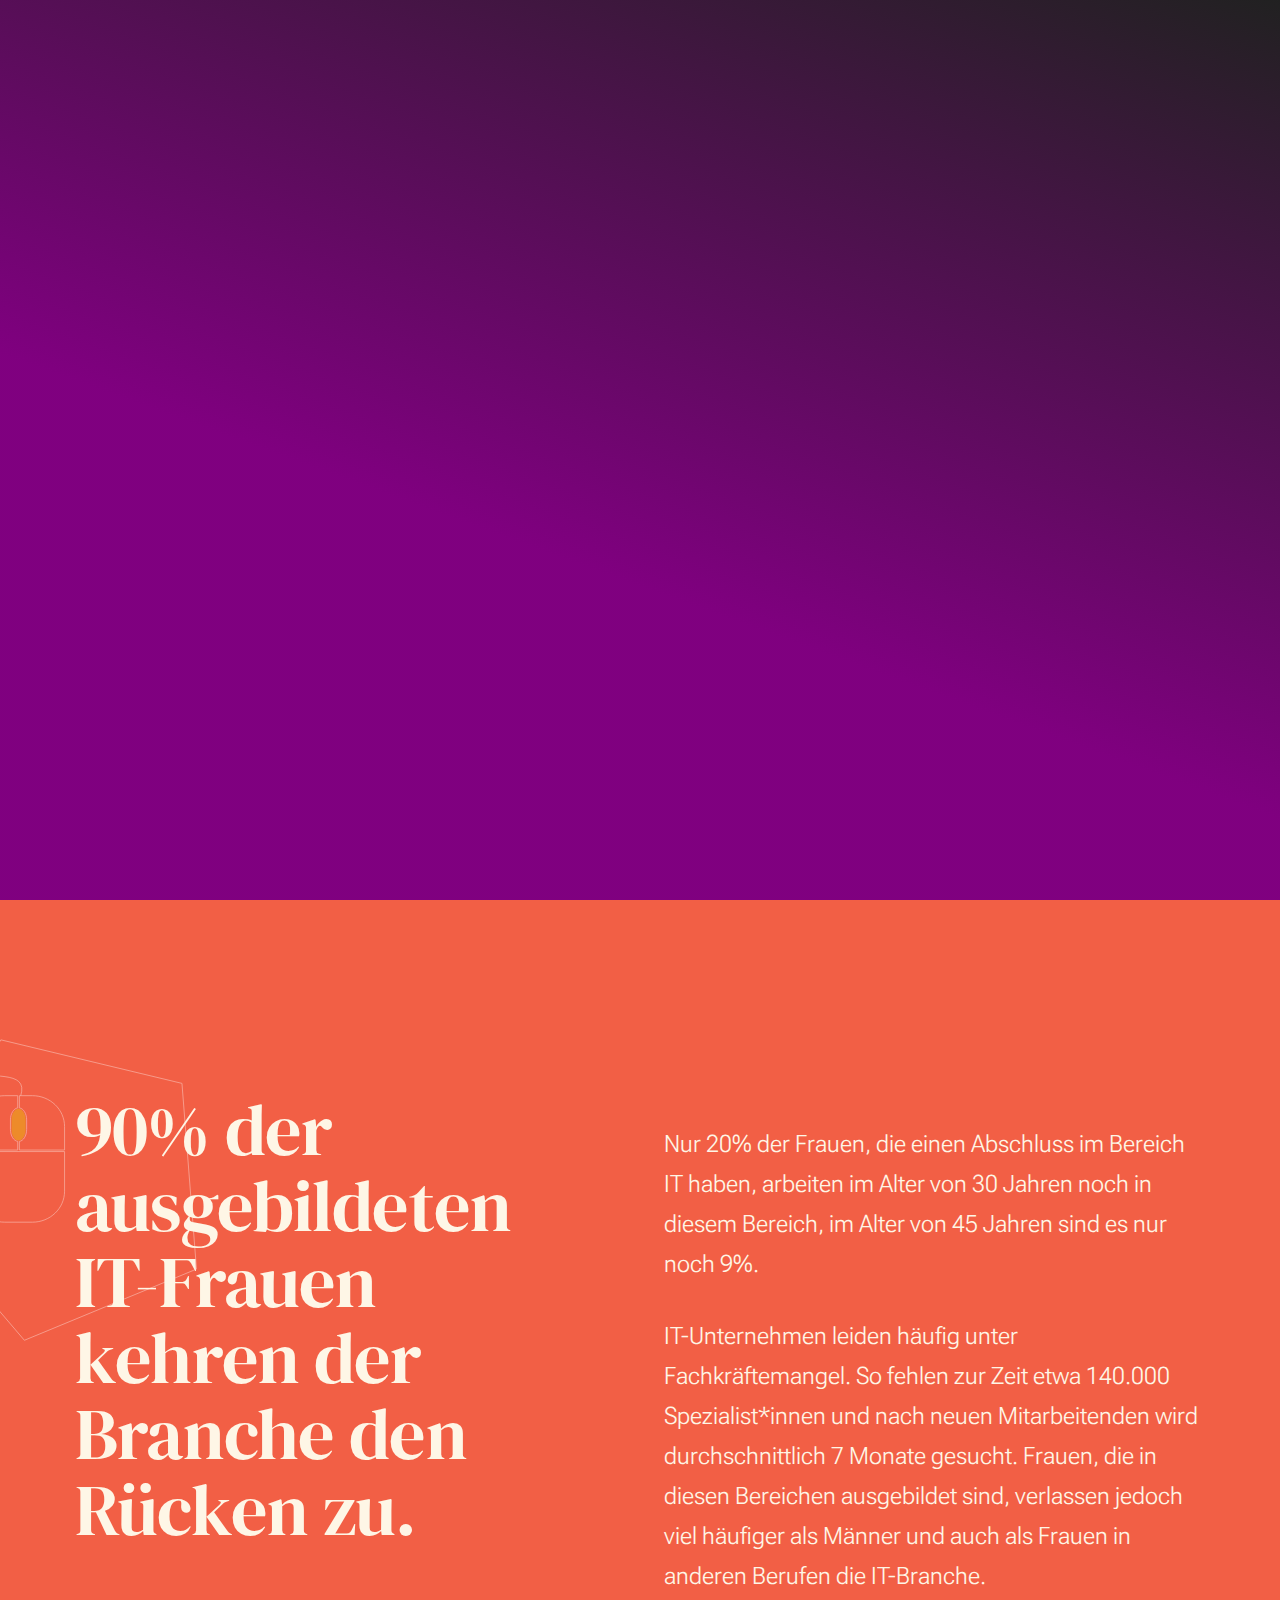
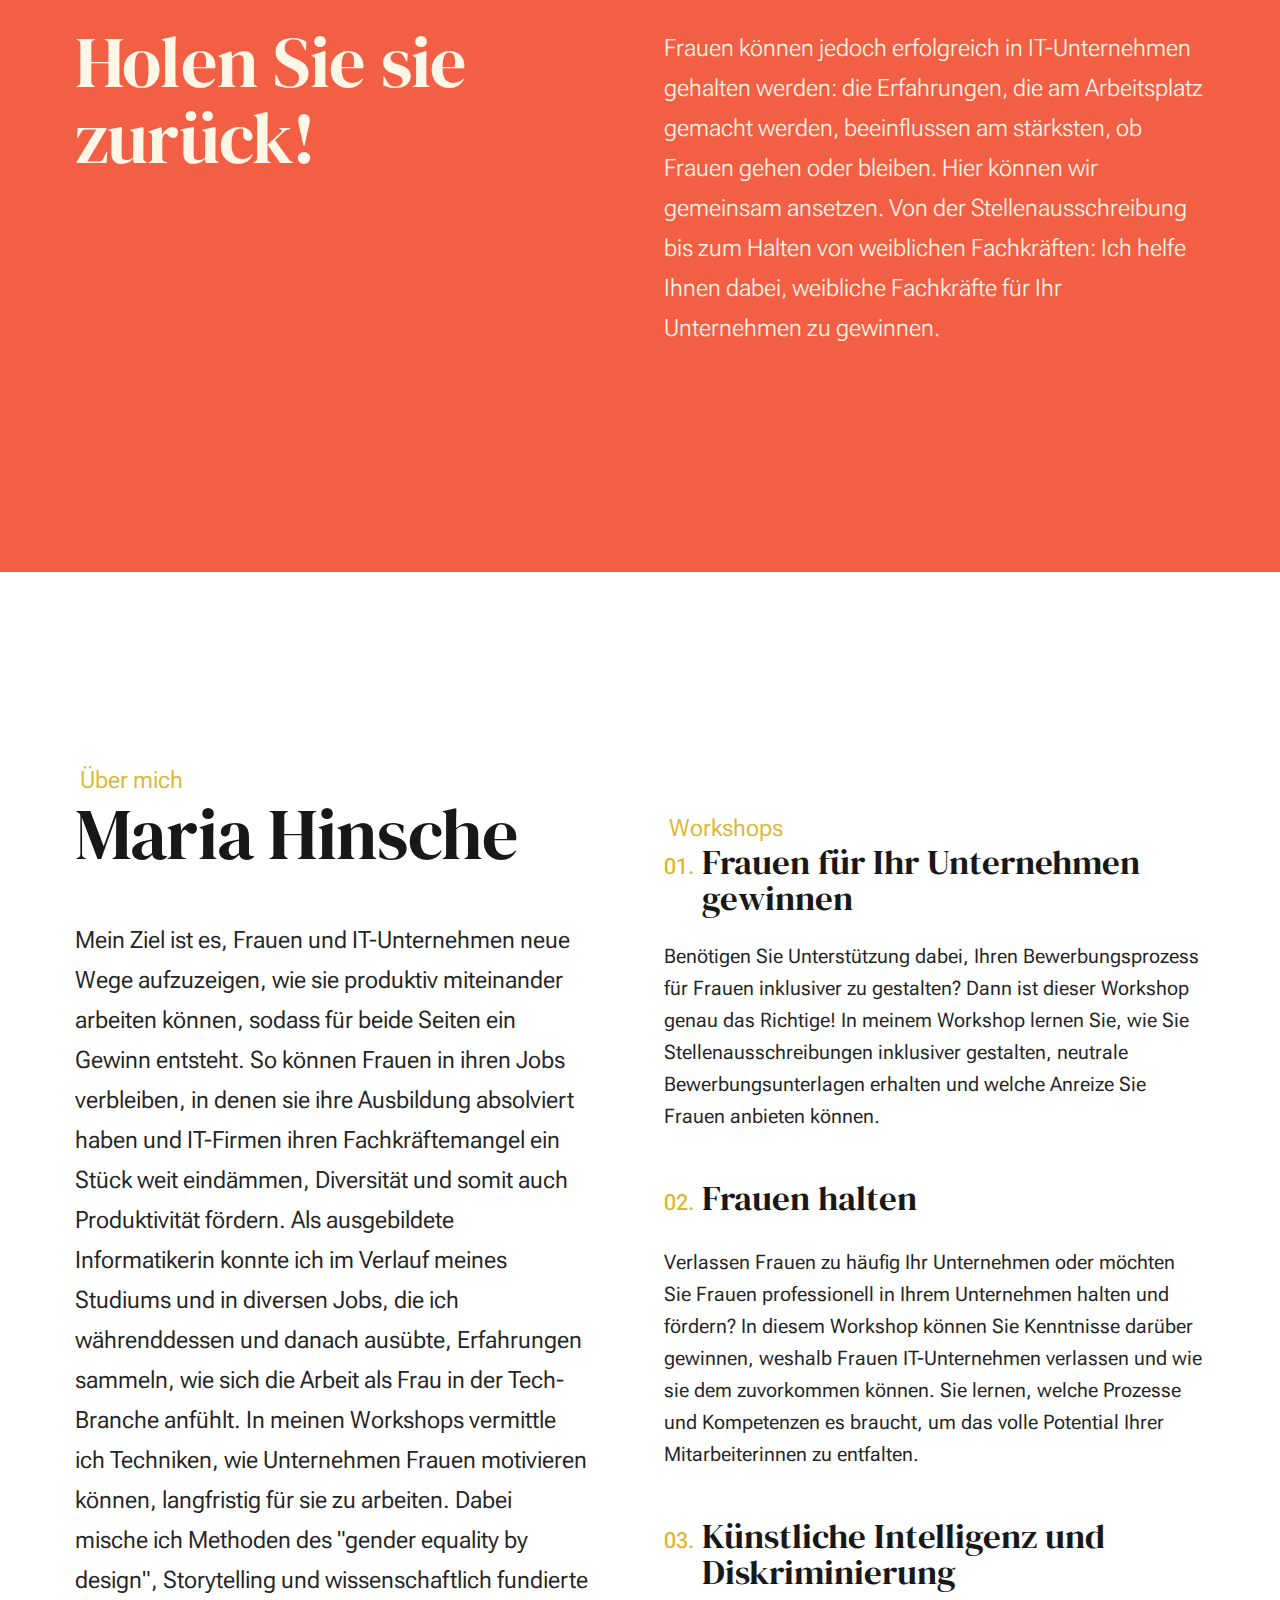
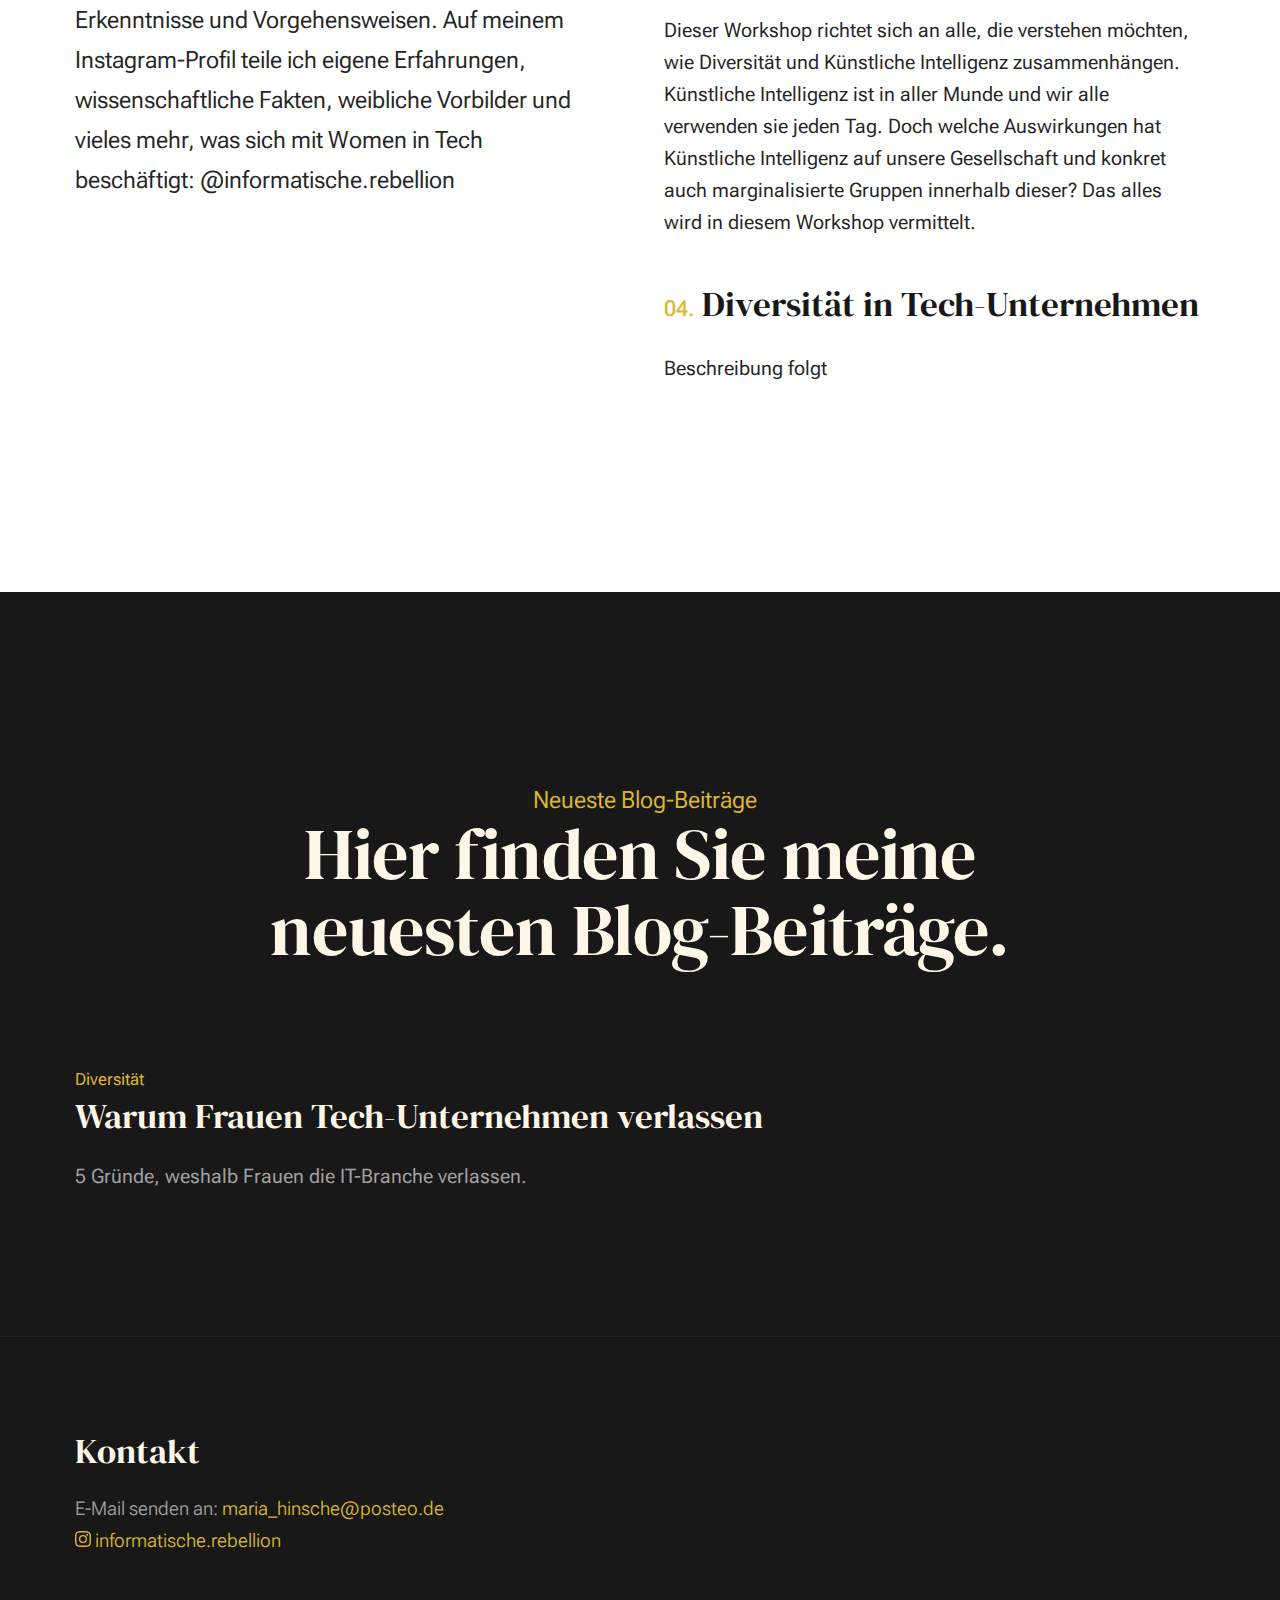
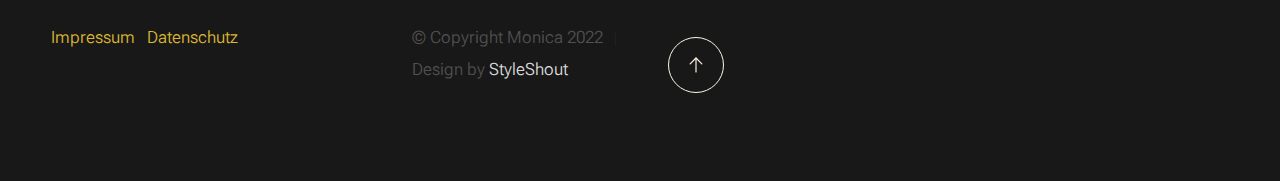
<file: index.html>
<!DOCTYPE html>
<html lang="en" class="no-js" >
<head>

    <!--- basic page needs
    ================================================== -->
    <meta charset="utf-8">
    <meta name="viewport" content="width=device-width, initial-scale=1">
    <title>Maria Hinsche</title>

    <script>
        document.documentElement.classList.remove('no-js');
        document.documentElement.classList.add('js');
    </script>

    <!-- CSS
    ================================================== -->
    <link rel="stylesheet" href="css/vendor.css">
    <link rel="stylesheet" href="css/styles.css">

    <!-- favicons
    ================================================== -->
    <link rel="apple-touch-icon" sizes="180x180" href="icon.svg">
    <link rel="icon" type="image/svg+xml" sizes="32x32" href="icon.svg">
    <link rel="icon" type="image/svg+xml" sizes="16x16" href="icon.svg">
    <link rel="manifest" href="site.webmanifest">

</head>


<body id="top">

    
    <!-- preloader
    ================================================== -->
    <div id="preloader">
        <div id="loader" class="dots-fade">
            <div></div>
            <div></div>
            <div></div>
        </div>
    </div>


    <!-- page wrap
    ================================================== -->
    <div id="page" class="s-pagewrap ss-home">


        <!-- # site header 
        ================================================== -->
        <header class="s-header">

            <div class="row s-header__inner width-sixteen-col">

                <div class="s-header__block">
                    <div class="s-header__logo">
                        <a class="logo" href="index.html">
                            <img src="images/mauswebsite.svg" alt="Homepage">
                        </a>
                    </div>

                    <a class="s-header__menu-toggle" href="#0"><span>Menü</span></a>
                </div> <!-- end s-header__block -->

                <nav class="s-header__nav">
    
                    <ul class="s-header__menu-links">
                        <li><a href="#expertise">Über mich</a></li>
                        <li><a href="#workshops">Workshops</a></li>
                        <li><a href="blog.html">Beiträge</a></li>
                        <li><a href="#contact">Kontakt</a></li> <!-- TODO -->
                    </ul> <!-- s-header__menu-links -->

                    <div class="s-header__contact">
                        <a href="mailto:maria_hinsche@posteo.de" class="btn btn--primary s-header__contact-btn">Let's Work Together!</a>                        
                    </div> <!-- s-header__contact -->
    
                </nav> <!-- end s-header__nav -->

            </div> <!-- end s-header__inner -->

        </header> <!-- end s-header -->


        <!-- # site main content
        ================================================== -->
        <section id="content" class="s-content">

            <!-- intro
            ----------------------------------------------- -->
            <section id="intro" class="s-intro">

                <div class="row s-intro__content width-sixteen-col">

                    <div class="column lg-12 s-intro__content-inner grid-block">
                        
                        <div class="s-intro__content-text">
                            <div class="s-intro__content-pretitle text-pretitle">Hallo, ich bin Maria Hinsche, Informatiker*in, Speaker*in und Content Creator. </div>
                            <h1 class="s-intro__content-title">
                            Sie suchen IT-Fachkräfte, Spezialisten und Experten? <br>
                            Wie wär's mit  
                            Frauen? <br>
                            </h1>
                        </div> <!-- s-intro__content-text -->

                        <div class="s-intro__content-media"> 
                            <div class="s-intro__content-media-inner">   
                                <img src="images/ich.jpeg" srcset="images/ich.jpeg 1x" alt="">                            
                                
                                <div class="lines">                               
                                    <span></span>                                  
                                </div> 
                            </div>
                        </div> <!-- s-intro__content-media -->                      

                        <div class="s-intro__scroll-down">
                            <a href="#about" class="smoothscroll">
                                <div class="scroll-icon">
                                    <svg xmlns="http://www.w3.org/2000/svg" viewBox="0 0 24 24" width="36" height="36" fill="none" stroke="#97b34a" stroke-width="1" stroke-linecap="round" stroke-linejoin="round">&lt;!--!  Atomicons Free 1.00 by @atisalab License - https://atomicons.com/license/ (Icons: CC BY 4.0) Copyright 2021 Atomicons --&gt;<polyline points="7 13 12 18 17 13"></polyline><line x1="12" y1="18" x2="12" y2="6"></line></svg>
                                </div>
                                <span>Scroll for more</span>
                            </a>
                        </div> <!-- s-intro__scroll-down -->
                        
                    </div> <!-- s-intro__content-inner -->

                </div> <!-- s-intro__content -->

            </section> <!-- end s-intro -->

            <!-- about
            ----------------------------------------------- -->
            <section id="about" class="s-about target-section">

                <div class="row s-about__content width-sixteen-col">
                    <div class="column grid-block grid-section-split">

                        <img src="images/websitePentagon.svg" alt="" class="s-about__content-imgbg">
                        <!-- <img src="images/geometric_shape.svg" alt="" class="s-about__content-imgbg"> -->

                        <div class="section-header grid-section-split__header">
                            <h2 class="text-display-title">
                             90% der ausgebildeten IT-Frauen kehren der Branche den Rücken zu. <br> <br> Holen Sie sie zurück!
                            </h2>                           
                        </div> <!-- end section-header -->

                        <div class="s-about__content-main grid-section-split__primary">
                            <p class="attention-getter">
                            Nur  20% der Frauen, die einen Abschluss im Bereich IT haben, arbeiten im Alter von 30 Jahren noch in diesem Bereich, im Alter von 45 Jahren sind es nur noch  9%.
                            
                            </p>

                            <p class="attention-getter">
                            IT-Unternehmen leiden häufig unter Fachkräftemangel. So fehlen zur Zeit etwa 140.000 Spezialist*innen und 
                            nach neuen Mitarbeitenden wird durchschnittlich 7 Monate gesucht. 
                            Frauen, die in diesen Bereichen ausgebildet sind, verlassen jedoch viel häufiger als Männer und auch
                            als Frauen in anderen Berufen die IT-Branche.
                           
                            </p>

                            <p class="attention-getter">
                            Frauen können jedoch erfolgreich in IT-Unternehmen gehalten
                            werden: die Erfahrungen, die am Arbeitsplatz gemacht werden,
                            beeinflussen am stärksten, ob Frauen gehen oder bleiben. Hier
                            können wir gemeinsam ansetzen. Von der Stellenausschreibung bis zum Halten von weiblichen Fachkräften: 
                            Ich helfe Ihnen dabei, weibliche Fachkräfte für Ihr Unternehmen zu gewinnen.
                            </p>
                        </div> <!-- end s-about__content-main -->
                    </div> <!-- content-inner -->
                </div>
            </section> <!-- end s-about -->

            <!-- expertise
            ----------------------------------------------- -->
            <section id="expertise" class="s-expertise">

                <div class="row s-expertise__content width-sixteen-col">
                    <div class="column xl-12 grid-block grid-section-split">

                        <div class="section-header grid-section-split__header">
                            <div class="text-pretitle">Über mich</div>                           
                            <h2 class="text-display-title">
                                Maria Hinsche
                            </h2>     
                            
                            <p class="lead">
                                Mein Ziel ist es, Frauen und IT-Unternehmen neue Wege aufzuzeigen, wie sie produktiv miteinander arbeiten können, sodass für beide Seiten ein Gewinn entsteht. So können Frauen in ihren Jobs verbleiben, in denen sie ihre Ausbildung absolviert haben und IT-Firmen ihren Fachkräftemangel ein Stück weit eindämmen, Diversität und somit auch Produktivität fördern. 
                                Als ausgebildete Informatikerin konnte ich im Verlauf meines Studiums und in diversen Jobs, die ich währenddessen und danach ausübte, Erfahrungen sammeln, wie sich die Arbeit als Frau in der Tech-Branche anfühlt. 
                                In meinen Workshops vermittle ich Techniken, wie Unternehmen Frauen motivieren können, langfristig für sie zu arbeiten. Dabei mische ich Methoden des "gender equality by design", Storytelling und wissenschaftlich fundierte Erkenntnisse und Vorgehensweisen.
                                Auf meinem Instagram-Profil teile ich eigene Erfahrungen, wissenschaftliche Fakten, weibliche Vorbilder und vieles mehr, was sich mit Women in Tech beschäftigt: @informatische.rebellion
                            </p>
                        </div> <!-- end section-header -->

                        <div id="workshops" class="s-expertise__content-main grid-section-split__primary">


                            <div class="text-pretitle">Workshops</div>

                            <div class="grid-list-items list-items show-ctr">

                                <div class="grid-list-items__item list-items__item">
                                    <div class="grid-list-items__title list-items__item-header">

                                        <h3 class="list-items__item-title">Frauen für Ihr Unternehmen gewinnen</h3>
                                    </div>
                                    <div class="grid-list-items__text list-items__item-text">
                                        <p>
                                        Benötigen Sie Unterstützung dabei, Ihren Bewerbungsprozess für Frauen inklusiver zu gestalten? 
                                        Dann ist dieser Workshop genau das Richtige! In meinem Workshop lernen Sie, wie Sie 
                                        Stellenausschreibungen inklusiver gestalten, neutrale Bewerbungsunterlagen 
                                        erhalten und welche Anreize Sie Frauen anbieten können. 
                                        </p>
                                    </div>
                                </div> <!-- list-item -->
                                <div class="grid-list-items__item list-items__item">
                                    <div class="grid-list-items__title list-items__item-header">
                                        <h3 class="list-items__item-title">Frauen halten</h3>
                                    </div>
                                    <div class="grid-list-items__text list-items__item-text">
                                        <p>
                                        Verlassen Frauen zu häufig Ihr Unternehmen oder möchten Sie Frauen professionell in Ihrem Unternehmen
                                        halten und fördern? In diesem Workshop können Sie Kenntnisse darüber gewinnen, weshalb Frauen IT-Unternehmen
                                        verlassen und wie sie dem zuvorkommen können. Sie lernen, welche Prozesse und Kompetenzen es braucht, 
                                        um das volle Potential Ihrer Mitarbeiterinnen zu entfalten.
                                        </p>
                                    </div>
                                </div> <!-- list-expertise__item -->
                                <div class="grid-list-items__item list-items__item">
                                    <div class="grid-list-items__title list-items__item-header">
                                        <h3 class="list-items__item-title">Künstliche Intelligenz und Diskriminierung</h3>
                                    </div>
                                    <div class="grid-list-items__text list-items__item-text">
                                        <p>
                                        Dieser Workshop richtet sich an alle, die verstehen möchten, wie Diversität und Künstliche Intelligenz zusammenhängen. 
                                        Künstliche Intelligenz ist in aller Munde und wir alle verwenden sie jeden Tag. Doch welche Auswirkungen hat 
                                        Künstliche Intelligenz auf unsere Gesellschaft und konkret auch marginalisierte Gruppen innerhalb dieser? 
                                        Das alles wird in diesem Workshop vermittelt. 
                                        </p>
                                    </div>
                                </div> <!-- list-expertise__item -->
                                <div class="grid-list-items__item list-items__item">
                                    <div class="grid-list-items__title list-items__item-header">
                                        <h3 class="list-items__item-title">Diversität in Tech-Unternehmen</h3>
                                    </div>
                                    <div class="grid-list-items__text list-items__item-text">
                                        <p>
                                        Beschreibung folgt
                                        </p>
                                    </div>
                                </div> <!-- list-expertise__item -->

                            </div> <!-- grid-list-items -->
                        </div> <!-- end s-expertise__content-main -->

                        <!-- <div class="s-expertise__content-btn grid-section-split__bottom">
                            <a href="services.html" class="btn btn--stroke u-fullwidth">Alle meine Workshops</a>
                        </div> <!-- end s-about__content-btn -->

                    </div> <!-- end grid-block-->
                </div> <!-- end s-expertise__content -->

            </section> <!-- end s-expertise -->

            <!-- clients
            ----------------------------------------------- --
            <section id="clients" class="s-clients">          

                <div class="row s-clients__content-block width-sixteen-col">
                    <div class="column xl-12 grid-block grid-section-split">
                    
                        <div class="section-header grid-section-split__header">
                            <div class="text-pretitle">Clients</div>                           
                            <h2 class="text-display-title">
                            I have had the privilege of working with these incredible brands.
                            </h2>       
                        </div> <!-- end section-header --
                    
                        <div class="grid-section-split__primary">
                            <p class="lead">
                            Quibusdam quis autem voluptatibus earum vel ex error ea. Lorem ipsum dolor sit amet consectetur 
                            adipisicing elit. Laborum suscipit debitis quam dignissimos veritatis atque pariatur magnam 
                            obcaecati fugit reprehenderit vel numquam facere esse est deserunt, perferendis commodi voluptatem similique.
                            </p>   

                            <p>
                            Lorem ipsum dolor sit amet consectetur adipisicing elit. Porro, numquam molestiae vel quaerat quas 
                            facilis voluptates rerum aspernatur quam voluptatem ea, vitae illo, omnis minus vero minima maiores 
                            quia nihil incidunt provident debitis ab qui quasi. Iure unde numquam in nulla praesentium nesciunt 
                            dolore exercitationem, odit expedita minima quisquam ullam ex. Aut perferendis vel consectetur modi esse.
                            Temporibus reprehenderit alias magni atque repellat aspernatur voluptates, accusantium pariatur libero ad 
                            nesciunt illum labore facere. Earum iure consequatur cumque omnis maiores optio.
                            </p>
                        </div> <!-- end grid-section-split__primary --
                    
                    </div> <!-- end column -->
                </div> <!-- end row --

                <div class="row s-clients__content-block width-sixteen-col">
                    <div class="column xl-12">
                    
                        <div class="clients-list">                            
                            <div class="clients-list__item">
                                <a href="#0">
                                    <img src="images/clients/flash.svg" alt="">
                                </a>
                            </div>
                            <div class="clients-list__item">
                                <a href="#0">
                                    <img src="images/clients/rise.svg" alt="">
                                </a>
                            </div>
                            <div class="clients-list__item">
                                <a href="#0">
                                    <img src="images/clients/cactus.svg" alt="">
                                </a>
                            </div>
                            <div class="clients-list__item">
                                <a href="#0">
                                    <img src="images/clients/pinpoint.svg" alt="">
                                </a>
                            </div>
                            <div class="clients-list__item">
                                <a href="#0">
                                    <img src="images/clients/proline.svg" alt="">
                                </a>
                            </div>
                            <div class="clients-list__item">
                                <a href="#0">
                                    <img src="images/clients/vision.svg" alt="">
                                </a>
                            </div>
                            <div class="column clients-list__item">
                                <a href="#0">
                                    <img src="images/clients/volume.svg" alt="">
                                </a>
                            </div>
                            <div class="column clients-list__item">
                                <a href="#0">
                                    <img src="images/clients/hitech.svg" alt="">
                                </a>
                            </div><div class="clients-list__item">
                                <a href="#0">
                                    <img src="images/clients/terra.svg" alt="">
                                </a>
                            </div>
                            <div class="clients-list__item">
                                <a href="#0">
                                    <img src="images/clients/chain.svg" alt="">
                                </a>
                            </div>
                        </div> <!-- end clients-list --

                    </div> <!-- end column --
                </div> <!-- end row --
                                
                <div class="row s-clients__content-block width-sixteen-col">
                    <div class="column xl-12 testimonials">
                    
                        <div class="swiper-container testimonials__slider home-slider">

                            <div class="swiper-wrapper">
                                <div class="testimonials__slide swiper-slide">
                                    <p>
                                    Molestiae incidunt consequatur quis ipsa autem nam sit enim magni. Voluptas tempore rem. 
                                    Explicabo a quaerat sint autem dolore ducimus ut consequatur neque. Nisi dolores quaerat fuga rem nihil nostrum.
                                    Laudantium quia consequatur molestias.
                                    </p>
                                    <div class="testimonials__author">
                                        <img src="images/avatars/user-01.jpg" alt="Author image" class="testimonials__avatar">
                                        <cite class="testimonials__cite">
                                            <strong>John Rockefeller</strong>
                                            <span>Standard Oil Co.</span>
                                        </cite>
                                    </div>
                                </div>
                                <div class="testimonials__slide swiper-slide">
                                    <p>
                                    Nisi dolores quaerat fuga rem nihil nostrum. Molestiae incidunt consequatur quis ipsa autem nam sit enim magni. 
                                    Voluptas tempore rem. Laudantium quia consequatur molestias.
                                    Explicabo a quaerat sint autem dolore ducimus ut consequatur neque.
                                    </p>
                                    <div class="testimonials__author">
                                        <img src="images/avatars/user-04.jpg" alt="Author image" class="testimonials__avatar">
                                        <cite class="testimonials__cite">
                                            <strong>Andrew Carnegie</strong>
                                            <span>Carnegie Steel Co.</span>
                                        </cite>
                                    </div>
                                </div>
                                <div class="testimonials__slide swiper-slide">
                                    <p>
                                    Voluptas tempore rem. Molestiae incidunt consequatur quis ipsa autem nam sit enim magni.  
                                    Explicabo a quaerat sint autem dolore ducimus ut consequatur neque. 
                                    Nisi dolores quaerat fuga rem nihil nostrum. Laudantium quia consequatur molestias.
                                    </p>
                                    <div class="testimonials__author">
                                        <img src="images/avatars/user-06.jpg" alt="Author image" class="testimonials__avatar">
                                        <cite class="testimonials__cite">
                                            <strong>Henry Ford</strong>
                                            <span>Ford Motor Co.</span>
                                        </cite>
                                    </div>
                                </div>
                                <div class="testimonials__slide swiper-slide">
                                    <p>
                                    Molestiae incidunt consequatur quis ipsa autem nam sit enim magni. Voluptas tempore rem. 
                                    Explicabo a quaerat sint autem dolore ducimus ut consequatur neque. Nisi dolores quaerat fuga rem nihil nostrum.
                                    Laudantium quia consequatur molestias.
                                    </p>
                                    <div class="testimonials__author">
                                        <img src="images/avatars/user-02.jpg" alt="Author image" class="testimonials__avatar">
                                        <cite class="testimonials__cite">
                                            <strong>John Morgan</strong>
                                            <span>JP Morgan & Co.</span>
                                        </cite>
                                    </div>
                                </div> 
                            </div> <!-- end swiper-wrapper --

                            <div class="swiper-pagination"></div>

                        </div> <!--end testimonials__slider --                    
                    
                    </div> <!-- end column --
                </div> <!-- end row -->


            </section> <!-- end s-clients --           

        </section> <!-- s-content-->

        <!-- # cta
        ================================================== -->
        <!-- <section id="cta" class="s-cta">

            <div class="row row-x-center text-center">
                <div class="column xl-8 lg-12">

                    <div class="s-cta__content">
                        <h2 class="text-display-title">
                        Get started with a consultation today.
                        </h2>
                        <p class="lead">
                        Lorem ipsum dolor sit, amet consectetur adipisicing elit. Quis rem, esse doloribus sint eaque at debitis enim vitae minus expedita ratione dignissimos sit nostrum optio sequi. Ipsa at beatae quam.
                        </p>
                        <a href="contact.html" class="btn btn--primary">Let's Work Together!</a>
                    </div>

                </div>
            </div>

        </section> <!-- end s-cta -->

        <!-- # journal
        ================================================== -->
        <section id="journal" class="s-journal">

            <div class="row s-journal__content width-sixteen-col">
                <div class="column xl-12 grid-block">

                    <div class="grid-full section-header text-center">
                        <div class="text-pretitle">Neueste Blog-Beiträge</div>                           
                        <h2 class="text-display-title">
                        Hier finden Sie meine neuesten Blog-Beiträge.
                        </h2>  
                    </div> <!-- end section-header --> 

                    <div class="grid-full s-journal__content-main grid-list-items">

                        <div class="grid-list-items__item blog-card">
                            <div class="blog-card__header">
                                <div class="blog-card__cat-links">
                                    <a>Diversität</a>
                                </div>
                                <h3 class="blog-card__title"><a href="warum_frauen_tech_unternehmen_verlassen.html">Warum Frauen Tech-Unternehmen verlassen</a></h3>
                            </div>
                            <div class="blog-card__text">
                                <p>
                                5 Gründe, weshalb Frauen die IT-Branche verlassen.
                                </p>
                            </div>
                        </div> <!-- end blog card -->
                    </div> <!-- end grid-list-items -->

                </div> <!-- end grid-block-->
            </div> <!-- end s-journal__content -->

        </section> <!-- end s-journal -->


        <!-- # footer 
        ================================================== -->
        <footer class="s-footer">
            <div id="contact" class="row s-footer__content">
                <div class="column xl-6 lg-6 md-12 s-footer__block s-footer__about">                    
                    <h3>Kontakt</h3>
                    <p>
                    E-Mail senden an: <a href="mailto:maria_hinsche@posteo.de">maria_hinsche@posteo.de</a>
                    <br>
                    <a>
                        <svg xmlns="http://www.w3.org/2000/svg" width="16" height="16" fill="currentColor" class="bi bi-instagram" viewBox="0 0 16 16">
                          <path d="M8 0C5.829 0 5.556.01 4.703.048 3.85.088 3.269.222 2.76.42a3.917 3.917 0 0 0-1.417.923A3.927 3.927 0 0 0 .42 2.76C.222 3.268.087 3.85.048 4.7.01 5.555 0 5.827 0 8.001c0 2.172.01 2.444.048 3.297.04.852.174 1.433.372 1.942.205.526.478.972.923 1.417.444.445.89.719 1.416.923.51.198 1.09.333 1.942.372C5.555 15.99 5.827 16 8 16s2.444-.01 3.298-.048c.851-.04 1.434-.174 1.943-.372a3.916 3.916 0 0 0 1.416-.923c.445-.445.718-.891.923-1.417.197-.509.332-1.09.372-1.942C15.99 10.445 16 10.173 16 8s-.01-2.445-.048-3.299c-.04-.851-.175-1.433-.372-1.941a3.926 3.926 0 0 0-.923-1.417A3.911 3.911 0 0 0 13.24.42c-.51-.198-1.092-.333-1.943-.372C10.443.01 10.172 0 7.998 0h.003zm-.717 1.442h.718c2.136 0 2.389.007 3.232.046.78.035 1.204.166 1.486.275.373.145.64.319.92.599.28.28.453.546.598.92.11.281.24.705.275 1.485.039.843.047 1.096.047 3.231s-.008 2.389-.047 3.232c-.035.78-.166 1.203-.275 1.485a2.47 2.47 0 0 1-.599.919c-.28.28-.546.453-.92.598-.28.11-.704.24-1.485.276-.843.038-1.096.047-3.232.047s-2.39-.009-3.233-.047c-.78-.036-1.203-.166-1.485-.276a2.478 2.478 0 0 1-.92-.598 2.48 2.48 0 0 1-.6-.92c-.109-.281-.24-.705-.275-1.485-.038-.843-.046-1.096-.046-3.233 0-2.136.008-2.388.046-3.231.036-.78.166-1.204.276-1.486.145-.373.319-.64.599-.92.28-.28.546-.453.92-.598.282-.11.705-.24 1.485-.276.738-.034 1.024-.044 2.515-.045v.002zm4.988 1.328a.96.96 0 1 0 0 1.92.96.96 0 0 0 0-1.92zm-4.27 1.122a4.109 4.109 0 1 0 0 8.217 4.109 4.109 0 0 0 0-8.217zm0 1.441a2.667 2.667 0 1 1 0 5.334 2.667 2.667 0 0 1 0-5.334z"/>
                        </svg>
                        <span class="u-screen-reader-text">Instagram</span>                     
                        <a href="https://www.instagram.com/informatische.rebellion/">informatische.rebellion</a>
                    </a>                            
                    </p>               
                </div>    
            
            <div class="row s-footer__bottom">
                <div class="column xl-6 lg-12">
                    <ul class="s-footer__social social-list">
                           <li><a href="impressum.html">Impressum</a></li>
                            <li><a href="datenschutz.html">Datenschutz</a></li
                        </li>
                    </ul> <!-- end s-footer__social -->
                </div>
                <div class="column xl-6 lg-12">
                    <p class="ss-copyright">
                        <span>© Copyright Monica 2022</span> 
                        <span>Design by <a href="https://www.styleshout.com/">StyleShout</a></span>
                    </p>
                </div>

                <div class="ss-go-top">
                    <a class="smoothscroll" title="Back to Top" href="#top">
                        <svg xmlns="http://www.w3.org/2000/svg" viewBox="0 0 24 24" width="36" height="36" fill="none" stroke="#ffffff" stroke-width="1" stroke-linecap="round" stroke-linejoin="round">&lt;!--!  Atomicons Free 1.00 by @atisalab License - https://atomicons.com/license/ (Icons: CC BY 4.0) Copyright 2021 Atomicons --&gt;<polyline points="17 11 12 6 7 11"></polyline><line x1="12" y1="18" x2="12" y2="6"></line></svg>
                    </a>
                </div> <!-- end ss-go-top -->
            </div>
            
        </footer> <!-- end s-footer -->

    </div> <!-- end page-wrap -->

    <!-- Java Script
    ================================================== -->
    <script src="js/plugins.js"></script>
    <script src="js/main.js"></script>

</body>
</html>
</file>
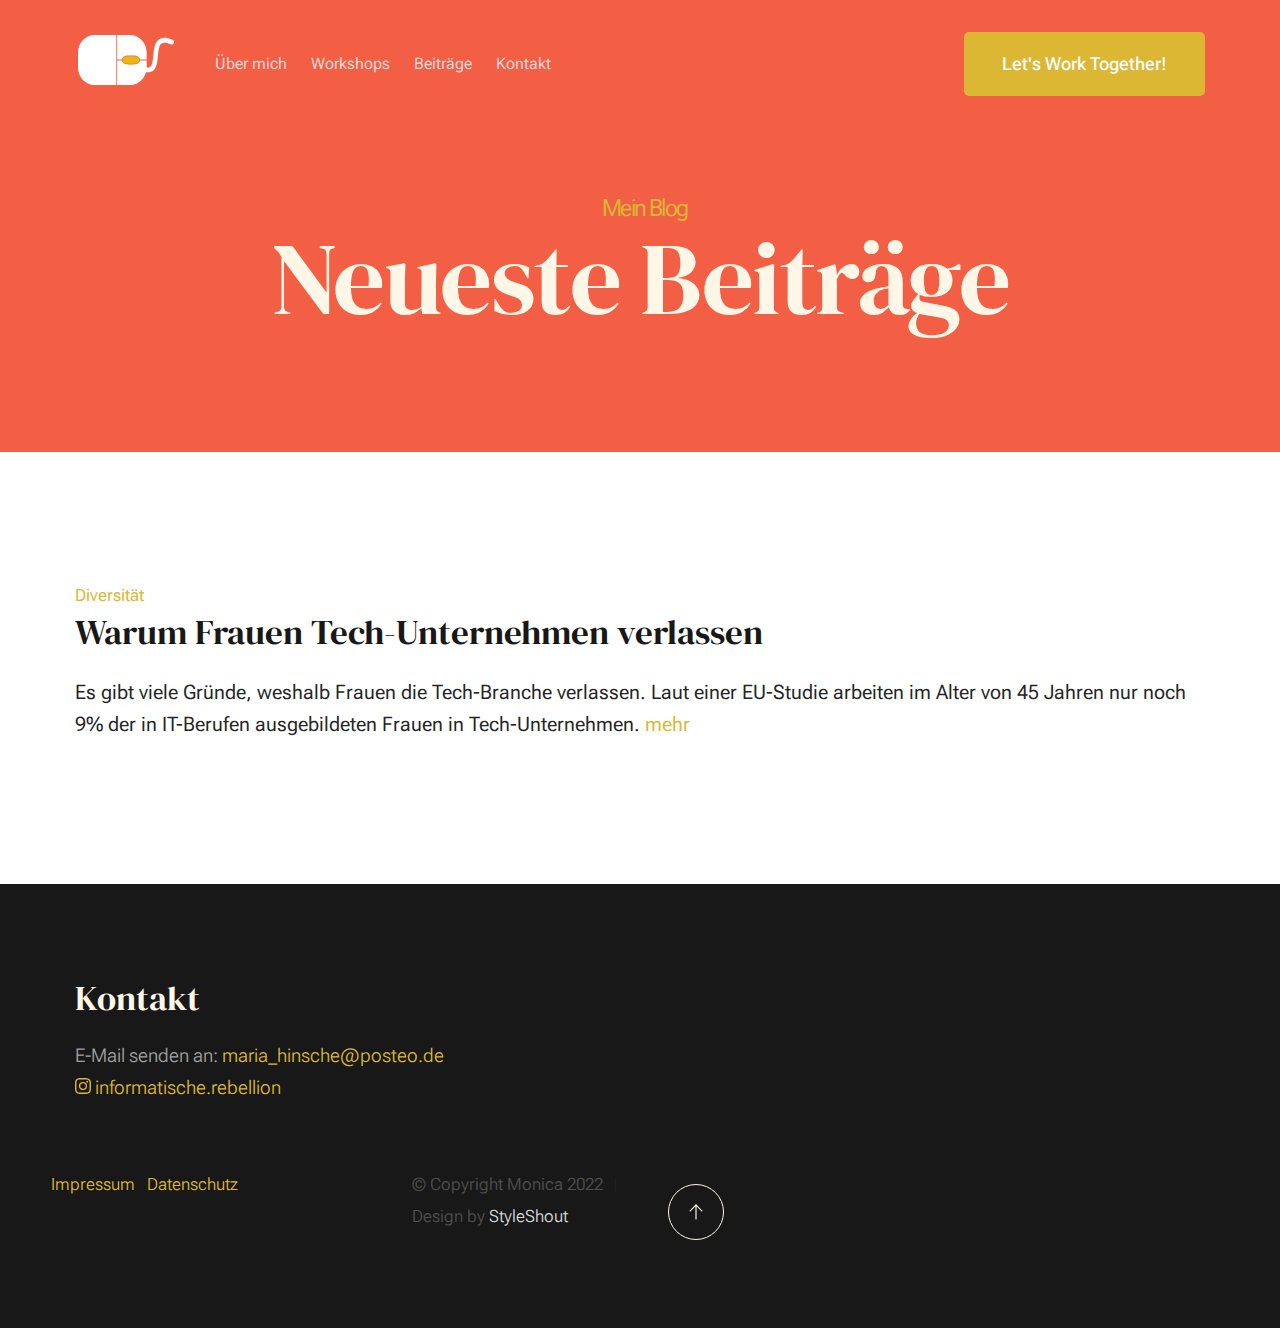
<file: blog.html>
<!DOCTYPE html>
<html lang="en" class="no-js" >
<head>

    <!--- basic page needs
    ================================================== -->
    <meta charset="utf-8">
    <meta name="viewport" content="width=device-width, initial-scale=1">
    <title>Maria Hinsche</title>

    <script>
        document.documentElement.classList.remove('no-js');
        document.documentElement.classList.add('js');
    </script>

    <!-- CSS
    ================================================== -->
    <link rel="stylesheet" href="css/vendor.css">
    <link rel="stylesheet" href="css/styles.css">

    <!-- favicons
    ================================================== -->
    <link rel="apple-touch-icon" sizes="180x180" href="icon.svg">
    <link rel="icon" type="image/svg+xml" sizes="32x32" href="icon.svg">
    <link rel="icon" type="image/svg+xml" sizes="16x16" href="icon.svg">
    <link rel="manifest" href="site.webmanifest">

</head>


<body id="top">


    <!-- preloader
    ================================================== -->
    <div id="preloader">
        <div id="loader" class="dots-fade">
            <div></div>
            <div></div>
            <div></div>
        </div>
    </div>


    <!-- page wrap
    ================================================== -->
    <div id="page" class="s-pagewrap">


        <!-- # site header 
        ================================================== -->
        <header class="s-header">

            <div class="row s-header__inner width-sixteen-col">

                <div class="s-header__block">
                    <div class="s-header__logo">
                        <a class="logo" href="index.html">
                            <img src="images/mauswebsite.svg" alt="Homepage">
                        </a>
                    </div>

                    <a class="s-header__menu-toggle" href="#0"><span>Menü</span></a>
                </div> <!-- end s-header__block -->

                <nav class="s-header__nav">
    
                    <ul class="s-header__menu-links">
                        <li><a href="index.html#expertise">Über mich</a></li>
                        <li><a href="index.html#workshops">Workshops</a></li>
                        <li><a href="blog.html">Beiträge</a></li>
                        <li><a href="#contact">Kontakt</a></li> <!-- TODO -->
                    </ul> <!-- s-header__menu-links -->

                    <div class="s-header__contact">
                        <a href="contact.html" class="btn btn--primary s-header__contact-btn">Let's Work Together!</a>                        
                    </div> <!-- s-header__contact -->
    
                </nav> <!-- end s-header__nav -->

            </div> <!-- end s-header__inner -->

        </header> <!-- end s-header -->


        <!-- # site main content
        ================================================== -->
        <section id="content" class="s-content">

               <section class="s-pageheader pageheader">
                    <div class="row">
                        <div class="column xl-12">
                            <h1 class="page-title">
                                <span class="page-title__small-type text-pretitle">Mein Blog</span>
                                Neueste Beiträge
                            </h1>
                        </div>
                    </div>
               </section>   

               <section class="s-pagecontent pagecontent">

                    <div class="row">
                        <div class="column xl-12 grid-block">          
        
                            <!-- <div class="grid-full">         -->
                                <div class="grid-full grid-list-items">

                                    <div class="grid-list-items__item blog-card">
                                        <div class="blog-card__header">
                                            <div class="blog-card__cat-links">
                                                <a href="blog.html">Diversität</a>
                                            </div>
                                            <h3 class="blog-card__title"><a href="warum_frauen_tech_unternehmen_verlassen.html">Warum Frauen Tech-Unternehmen verlassen</a></h3>
                                        </div>
                                        <div class="blog-card__text">
                                            <p>
                                            Es gibt viele Gründe, weshalb Frauen die Tech-Branche verlassen. Laut einer EU-Studie arbeiten im Alter von 45 Jahren nur noch 9% der in IT-Berufen ausgebildeten Frauen in Tech-Unternehmen. <a href="warum_frauen_tech_unternehmen_verlassen.html">mehr</a>
                                        </div>                                    
                                    </div> <!-- end blog-card -->        
                                </div> <!-- grid-list-items -->
                            <!-- </div>     -->

                        </div> <!-- end grid-block-->
                    </div> <!-- end row -->

               </section>

        </section> <!-- s-content-->

        <!-- # cta
        ================================================== -->
        <!-- <section id="cta" class="s-cta">

            <div class="row row-x-center text-center">
                <div class="column xl-8 lg-12">

                    <div class="s-cta__content">
                        <h2 class="text-display-title">
                        Get started with a consultation today.
                        </h2>
                        <p class="lead">
                        Lorem ipsum dolor sit, amet consectetur adipisicing elit. Quis rem, esse doloribus sint eaque at debitis enim vitae minus expedita ratione dignissimos sit nostrum optio sequi. Ipsa at beatae quam.
                        </p>
                        <a href="contact.html" class="btn btn--primary">Let's Work Together</a>
                    </div>

                </div>
            </div>

        </section> <!-- end s-cta -->


         <!-- # footer 
        ================================================== -->
        <footer class="s-footer">
            <div id="contact" class="row s-footer__content">
                <div class="column xl-6 lg-6 md-12 s-footer__block s-footer__about">                    
                    <h3>Kontakt</h3>
                    <p>
                    E-Mail senden an: <a href="mailto:maria_hinsche@posteo.de">maria_hinsche@posteo.de</a>
                    <br>
                    <a>
                        <svg xmlns="http://www.w3.org/2000/svg" width="16" height="16" fill="currentColor" class="bi bi-instagram" viewBox="0 0 16 16">
                          <path d="M8 0C5.829 0 5.556.01 4.703.048 3.85.088 3.269.222 2.76.42a3.917 3.917 0 0 0-1.417.923A3.927 3.927 0 0 0 .42 2.76C.222 3.268.087 3.85.048 4.7.01 5.555 0 5.827 0 8.001c0 2.172.01 2.444.048 3.297.04.852.174 1.433.372 1.942.205.526.478.972.923 1.417.444.445.89.719 1.416.923.51.198 1.09.333 1.942.372C5.555 15.99 5.827 16 8 16s2.444-.01 3.298-.048c.851-.04 1.434-.174 1.943-.372a3.916 3.916 0 0 0 1.416-.923c.445-.445.718-.891.923-1.417.197-.509.332-1.09.372-1.942C15.99 10.445 16 10.173 16 8s-.01-2.445-.048-3.299c-.04-.851-.175-1.433-.372-1.941a3.926 3.926 0 0 0-.923-1.417A3.911 3.911 0 0 0 13.24.42c-.51-.198-1.092-.333-1.943-.372C10.443.01 10.172 0 7.998 0h.003zm-.717 1.442h.718c2.136 0 2.389.007 3.232.046.78.035 1.204.166 1.486.275.373.145.64.319.92.599.28.28.453.546.598.92.11.281.24.705.275 1.485.039.843.047 1.096.047 3.231s-.008 2.389-.047 3.232c-.035.78-.166 1.203-.275 1.485a2.47 2.47 0 0 1-.599.919c-.28.28-.546.453-.92.598-.28.11-.704.24-1.485.276-.843.038-1.096.047-3.232.047s-2.39-.009-3.233-.047c-.78-.036-1.203-.166-1.485-.276a2.478 2.478 0 0 1-.92-.598 2.48 2.48 0 0 1-.6-.92c-.109-.281-.24-.705-.275-1.485-.038-.843-.046-1.096-.046-3.233 0-2.136.008-2.388.046-3.231.036-.78.166-1.204.276-1.486.145-.373.319-.64.599-.92.28-.28.546-.453.92-.598.282-.11.705-.24 1.485-.276.738-.034 1.024-.044 2.515-.045v.002zm4.988 1.328a.96.96 0 1 0 0 1.92.96.96 0 0 0 0-1.92zm-4.27 1.122a4.109 4.109 0 1 0 0 8.217 4.109 4.109 0 0 0 0-8.217zm0 1.441a2.667 2.667 0 1 1 0 5.334 2.667 2.667 0 0 1 0-5.334z"/>
                        </svg>
                        <span class="u-screen-reader-text">Instagram</span>                     
                        <a href="https://www.instagram.com/informatische.rebellion/">informatische.rebellion</a>
                    </a>                            
                    </p>               
                </div>    
            
            <div class="row s-footer__bottom">
                <div class="column xl-6 lg-12">
                    <ul class="s-footer__social social-list">
                           <li><a href="impressum.html">Impressum</a></li>
                            <li><a href="datenschutz.html">Datenschutz</a></li
                        </li>
                    </ul> <!-- end s-footer__social -->
                </div>
                <div class="column xl-6 lg-12">
                    <p class="ss-copyright">
                        <span>© Copyright Monica 2022</span> 
                        <span>Design by <a href="https://www.styleshout.com/">StyleShout</a></span>
                    </p>
                </div>

                <div class="ss-go-top">
                    <a class="smoothscroll" title="Back to Top" href="#top">
                        <svg xmlns="http://www.w3.org/2000/svg" viewBox="0 0 24 24" width="36" height="36" fill="none" stroke="#ffffff" stroke-width="1" stroke-linecap="round" stroke-linejoin="round">&lt;!--!  Atomicons Free 1.00 by @atisalab License - https://atomicons.com/license/ (Icons: CC BY 4.0) Copyright 2021 Atomicons --&gt;<polyline points="17 11 12 6 7 11"></polyline><line x1="12" y1="18" x2="12" y2="6"></line></svg>
                    </a>
                </div> <!-- end ss-go-top -->
            </div>
            
        </footer> <!-- end s-footer -->

    </div> <!-- end page-wrap -->

    <!-- Java Script
    ================================================== -->
    <script src="js/plugins.js"></script>
    <script src="js/main.js"></script>

</body>
</html>
</file>
<file: css/vendor.css>
/* ===================================================================
 * Monica Third-party Stylesheets
 * Template Ver. 1.0.0
 * 12-13-2022
 * -------------------------------------------------------------------
 *
 * TOC:
 * # PrismJS
 * # Swiper
 *
 * ------------------------------------------------------------------- */


/* ===================================================================
 * # PrismJS 1.20.0
 *   https://prismjs.com/download.html#themes=prism-okaidia&languages=markup+css+clike+javascript+markup-templating+php 
 *   
 *   okaidia theme for JavaScript, CSS and HTML
 *   Loosely based on Monokai textmate theme by http://www.monokai.nl/
 *   @author ocodia
 * ------------------------------------------------------------------- */
code[class*=language-],
pre[class*=language-] {
  color          : #f8f8f2;
  background     : none;
  text-shadow    : 0 1px rgba(0, 0, 0, 0.3);
  font-family    : var(--font-mono);
  font-size      : calc(var(--text-size) * 0.9444);
  text-align     : left;
  white-space    : pre;
  word-spacing   : normal;
  word-break     : normal;
  word-wrap      : normal;
  line-height    : var(--vspace-1);
  -moz-tab-size  : 4;
  -o-tab-size    : 4;
  tab-size       : 4;
  -webkit-hyphens: none;
  -ms-hyphens    : none;
  hyphens        : none;
}

/* Code blocks */
pre[class*=language-] {
  padding : var(--vspace-0_5) 0 var(--vspace-1);
  margin  : var(--vspace-1) 0;
  overflow: auto;
}

:not(pre)>code[class*=language-],
pre[class*=language-] {
  background: #272822;
}

/* Inline code */
:not(pre)>code[class*=language-] {
  padding    : 0.1em;
  white-space: normal;
}

.token.comment,
.token.prolog,
.token.doctype,
.token.cdata {
  color: slategray;
}

.token.punctuation {
  color: #f8f8f2;
}

.token.namespace {
  opacity: 0.7;
}

.token.property,
.token.tag,
.token.constant,
.token.symbol,
.token.deleted {
  color: #f92672;
}

.token.boolean,
.token.number {
  color: #ae81ff;
}

.token.selector,
.token.attr-name,
.token.string,
.token.char,
.token.builtin,
.token.inserted {
  color: #a6e22e;
}

.token.operator,
.token.entity,
.token.url,
.language-css .token.string,
.style .token.string,
.token.variable {
  color: #f8f8f2;
}

.token.atrule,
.token.attr-value,
.token.function,
.token.class-name {
  color: #e6db74;
}

.token.keyword {
  color: #66d9ef;
}

.token.regex,
.token.important {
  color: #fd971f;
}

.token.important,
.token.bold {
  font-weight: bold;
}

.token.italic {
  font-style: italic;
}

.token.entity {
  cursor: help;
}



/* ===================================================================
 * # Swiper 6.4.5
 *   Most modern mobile touch slider and framework with hardware accelerated transitions
 *   https://swiperjs.com
 *
 *   Copyright 2014-2020 Vladimir Kharlampidi
 *
 *   Released under the MIT License
 *
 *   Released on: December 18, 2020
 * ------------------------------------------------------------------- */
@font-face {
  font-family: "swiper-icons";
  src        : url("data:application/font-woff;charset=utf-8;base64, [base64]//wADZ2x5ZgAAAywAAADMAAAD2MHtryVoZWFkAAABbAAAADAAAAA2E2+eoWhoZWEAAAGcAAAAHwAAACQC9gDzaG10eAAAAigAAAAZAAAArgJkABFsb2NhAAAC0AAAAFoAAABaFQAUGG1heHAAAAG8AAAAHwAAACAAcABAbmFtZQAAA/gAAAE5AAACXvFdBwlwb3N0AAAFNAAAAGIAAACE5s74hXjaY2BkYGAAYpf5Hu/j+W2+MnAzMYDAzaX6QjD6/4//Bxj5GA8AuRwMYGkAPywL13jaY2BkYGA88P8Agx4j+/8fQDYfA1AEBWgDAIB2BOoAeNpjYGRgYNBh4GdgYgABEMnIABJzYNADCQAACWgAsQB42mNgYfzCOIGBlYGB0YcxjYGBwR1Kf2WQZGhhYGBiYGVmgAFGBiQQkOaawtDAoMBQxXjg/wEGPcYDDA4wNUA2CCgwsAAAO4EL6gAAeNpj2M0gyAACqxgGNWBkZ2D4/wMA+xkDdgAAAHjaY2BgYGaAYBkGRgYQiAHyGMF8FgYHIM3DwMHABGQrMOgyWDLEM1T9/w8UBfEMgLzE////P/5//f/V/xv+r4eaAAeMbAxwIUYmIMHEgKYAYjUcsDAwsLKxc3BycfPw8jEQA/[base64]/uznmfPFBNODM2K7MTQ45YEAZqGP81AmGGcF3iPqOop0r1SPTaTbVkfUe4HXj97wYE+yNwWYxwWu4v1ugWHgo3S1XdZEVqWM7ET0cfnLGxWfkgR42o2PvWrDMBSFj/IHLaF0zKjRgdiVMwScNRAoWUoH78Y2icB/yIY09An6AH2Bdu/UB+yxopYshQiEvnvu0dURgDt8QeC8PDw7Fpji3fEA4z/PEJ6YOB5hKh4dj3EvXhxPqH/SKUY3rJ7srZ4FZnh1PMAtPhwP6fl2PMJMPDgeQ4rY8YT6Gzao0eAEA409DuggmTnFnOcSCiEiLMgxCiTI6Cq5DZUd3Qmp10vO0LaLTd2cjN4fOumlc7lUYbSQcZFkutRG7g6JKZKy0RmdLY680CDnEJ+UMkpFFe1RN7nxdVpXrC4aTtnaurOnYercZg2YVmLN/d/gczfEimrE/fs/bOuq29Zmn8tloORaXgZgGa78yO9/cnXm2BpaGvq25Dv9S4E9+5SIc9PqupJKhYFSSl47+Qcr1mYNAAAAeNptw0cKwkAAAMDZJA8Q7OUJvkLsPfZ6zFVERPy8qHh2YER+3i/BP83vIBLLySsoKimrqKqpa2hp6+jq6RsYGhmbmJqZSy0sraxtbO3sHRydnEMU4uR6yx7JJXveP7WrDycAAAAAAAH//wACeNpjYGRgYOABYhkgZgJCZgZNBkYGLQZtIJsFLMYAAAw3ALgAeNolizEKgDAQBCchRbC2sFER0YD6qVQiBCv/H9ezGI6Z5XBAw8CBK/m5iQQVauVbXLnOrMZv2oLdKFa8Pjuru2hJzGabmOSLzNMzvutpB3N42mNgZGBg4GKQYzBhYMxJLMlj4GBgAYow/P/PAJJhLM6sSoWKfWCAAwDAjgbRAAB42mNgYGBkAIIbCZo5IPrmUn0hGA0AO8EFTQAA") format("woff");
  font-weight: 400;
  font-style : normal;
}

:root {
  --swiper-theme-color: #007aff;
}

.swiper-container {
  margin-left : auto;
  margin-right: auto;
  position    : relative;
  overflow    : hidden;
  list-style  : none;
  padding     : 0;
  /* Fix of Webkit flickering */
  z-index     : 1;
}

.swiper-container-vertical>.swiper-wrapper {
  flex-direction: column;
}

.swiper-wrapper {
  position           : relative;
  width              : 100%;
  height             : 100%;
  z-index            : 1;
  display            : flex;
  transition-property: transform;
  box-sizing         : content-box;
}

.swiper-container-android .swiper-slide,
.swiper-wrapper {
  transform: translate3d(0px, 0, 0);
}

.swiper-container-multirow>.swiper-wrapper {
  flex-wrap: wrap;
}

.swiper-container-multirow-column>.swiper-wrapper {
  flex-wrap     : wrap;
  flex-direction: column;
}

.swiper-container-free-mode>.swiper-wrapper {
  transition-timing-function: ease-out;
  margin                    : 0 auto;
}

.swiper-slide {
  flex-shrink        : 0;
  width              : 100%;
  height             : 100%;
  position           : relative;
  transition-property: transform;
}

.swiper-slide-invisible-blank {
  visibility: hidden;
}

/* Auto Height */
.swiper-container-autoheight,
.swiper-container-autoheight .swiper-slide {
  height: auto;
}

.swiper-container-autoheight .swiper-wrapper {
  align-items        : flex-start;
  transition-property: transform, height;
}

/* 3D Effects */
.swiper-container-3d {
  perspective: 1200px;
}

.swiper-container-3d .swiper-wrapper,
.swiper-container-3d .swiper-slide,
.swiper-container-3d .swiper-slide-shadow-left,
.swiper-container-3d .swiper-slide-shadow-right,
.swiper-container-3d .swiper-slide-shadow-top,
.swiper-container-3d .swiper-slide-shadow-bottom,
.swiper-container-3d .swiper-cube-shadow {
  transform-style: preserve-3d;
}

.swiper-container-3d .swiper-slide-shadow-left,
.swiper-container-3d .swiper-slide-shadow-right,
.swiper-container-3d .swiper-slide-shadow-top,
.swiper-container-3d .swiper-slide-shadow-bottom {
  position      : absolute;
  left          : 0;
  top           : 0;
  width         : 100%;
  height        : 100%;
  pointer-events: none;
  z-index       : 10;
}

.swiper-container-3d .swiper-slide-shadow-left {
  background-image: linear-gradient(to left, rgba(0, 0, 0, 0.5), rgba(0, 0, 0, 0));
}

.swiper-container-3d .swiper-slide-shadow-right {
  background-image: linear-gradient(to right, rgba(0, 0, 0, 0.5), rgba(0, 0, 0, 0));
}

.swiper-container-3d .swiper-slide-shadow-top {
  background-image: linear-gradient(to top, rgba(0, 0, 0, 0.5), rgba(0, 0, 0, 0));
}

.swiper-container-3d .swiper-slide-shadow-bottom {
  background-image: linear-gradient(to bottom, rgba(0, 0, 0, 0.5), rgba(0, 0, 0, 0));
}

/* CSS Mode */
.swiper-container-css-mode>.swiper-wrapper {
  overflow          : auto;
  scrollbar-width   : none;
  /* For Firefox */
  -ms-overflow-style: none;
  /* For Internet Explorer and Edge */
}

.swiper-container-css-mode>.swiper-wrapper::-webkit-scrollbar {
  display: none;
}

.swiper-container-css-mode>.swiper-wrapper>.swiper-slide {
  scroll-snap-align: start start;
}

.swiper-container-horizontal.swiper-container-css-mode>.swiper-wrapper {
  -ms-scroll-snap-type: x mandatory;
  scroll-snap-type    : x mandatory;
}

.swiper-container-vertical.swiper-container-css-mode>.swiper-wrapper {
  -ms-scroll-snap-type: y mandatory;
  scroll-snap-type    : y mandatory;
}

:root {
  --swiper-navigation-size   : 44px;
  /*
    --swiper-navigation-color: var(--swiper-theme-color);
    */
}

.swiper-button-prev,
.swiper-button-next {
  position       : absolute;
  top            : 50%;
  width          : calc(var(--swiper-navigation-size) / 44 * 27);
  height         : var(--swiper-navigation-size);
  margin-top     : calc(-1 * var(--swiper-navigation-size) / 2);
  z-index        : 10;
  cursor         : pointer;
  display        : flex;
  align-items    : center;
  justify-content: center;
  color          : var(--swiper-navigation-color, var(--swiper-theme-color));
}

.swiper-button-prev.swiper-button-disabled,
.swiper-button-next.swiper-button-disabled {
  opacity       : 0.35;
  cursor        : auto;
  pointer-events: none;
}

.swiper-button-prev:after,
.swiper-button-next:after {
  font-family   : swiper-icons;
  font-size     : var(--swiper-navigation-size);
  text-transform: none !important;
  letter-spacing: 0;
  text-transform: none;
  font-variant  : initial;
  line-height   : 1;
}

.swiper-button-prev,
.swiper-container-rtl .swiper-button-next {
  left : 10px;
  right: auto;
}

.swiper-button-prev:after,
.swiper-container-rtl .swiper-button-next:after {
  content: "prev";
}

.swiper-button-next,
.swiper-container-rtl .swiper-button-prev {
  right: 10px;
  left : auto;
}

.swiper-button-next:after,
.swiper-container-rtl .swiper-button-prev:after {
  content: "next";
}

.swiper-button-prev.swiper-button-white,
.swiper-button-next.swiper-button-white {
  --swiper-navigation-color: #ffffff;
}

.swiper-button-prev.swiper-button-black,
.swiper-button-next.swiper-button-black {
  --swiper-navigation-color: #000000;
}

.swiper-button-lock {
  display: none;
}

:root {
  /*
    --swiper-pagination-color: var(--swiper-theme-color);
    */
}

.swiper-pagination {
  position  : absolute;
  text-align: center;
  transition: 300ms opacity;
  transform : translate3d(0, 0, 0);
  z-index   : 10;
}

.swiper-pagination.swiper-pagination-hidden {
  opacity: 0;
}

/* Common Styles */
.swiper-pagination-fraction,
.swiper-pagination-custom,
.swiper-container-horizontal>.swiper-pagination-bullets {
  bottom: 10px;
  left  : 0;
  width : 100%;
}

/* Bullets */
.swiper-pagination-bullets-dynamic {
  overflow : hidden;
  font-size: 0;
}

.swiper-pagination-bullets-dynamic .swiper-pagination-bullet {
  transform: scale(0.33);
  position : relative;
}

.swiper-pagination-bullets-dynamic .swiper-pagination-bullet-active {
  transform: scale(1);
}

.swiper-pagination-bullets-dynamic .swiper-pagination-bullet-active-main {
  transform: scale(1);
}

.swiper-pagination-bullets-dynamic .swiper-pagination-bullet-active-prev {
  transform: scale(0.66);
}

.swiper-pagination-bullets-dynamic .swiper-pagination-bullet-active-prev-prev {
  transform: scale(0.33);
}

.swiper-pagination-bullets-dynamic .swiper-pagination-bullet-active-next {
  transform: scale(0.66);
}

.swiper-pagination-bullets-dynamic .swiper-pagination-bullet-active-next-next {
  transform: scale(0.33);
}

.swiper-pagination-bullet {
  width        : 8px;
  height       : 8px;
  display      : inline-block;
  border-radius: 100%;
  background   : #000;
  opacity      : 0.2;
}

button.swiper-pagination-bullet {
  border            : none;
  margin            : 0;
  padding           : 0;
  box-shadow        : none;
  -webkit-appearance: none;
  -moz-appearance   : none;
  appearance        : none;
}

.swiper-pagination-clickable .swiper-pagination-bullet {
  cursor: pointer;
}

.swiper-pagination-bullet-active {
  opacity   : 1;
  background: var(--swiper-pagination-color, var(--swiper-theme-color));
}

.swiper-container-vertical>.swiper-pagination-bullets {
  right    : 10px;
  top      : 50%;
  transform: translate3d(0px, -50%, 0);
}

.swiper-container-vertical>.swiper-pagination-bullets .swiper-pagination-bullet {
  margin : 6px 0;
  display: block;
}

.swiper-container-vertical>.swiper-pagination-bullets.swiper-pagination-bullets-dynamic {
  top      : 50%;
  transform: translateY(-50%);
  width    : 8px;
}

.swiper-container-vertical>.swiper-pagination-bullets.swiper-pagination-bullets-dynamic .swiper-pagination-bullet {
  display   : inline-block;
  transition: 200ms transform, 200ms top;
}

.swiper-container-horizontal>.swiper-pagination-bullets .swiper-pagination-bullet {
  margin: 0 4px;
}

.swiper-container-horizontal>.swiper-pagination-bullets.swiper-pagination-bullets-dynamic {
  left       : 50%;
  transform  : translateX(-50%);
  white-space: nowrap;
}

.swiper-container-horizontal>.swiper-pagination-bullets.swiper-pagination-bullets-dynamic .swiper-pagination-bullet {
  transition: 200ms transform, 200ms left;
}

.swiper-container-horizontal.swiper-container-rtl>.swiper-pagination-bullets-dynamic .swiper-pagination-bullet {
  transition: 200ms transform, 200ms right;
}

/* Progress */
.swiper-pagination-progressbar {
  background: rgba(0, 0, 0, 0.25);
  position  : absolute;
}

.swiper-pagination-progressbar .swiper-pagination-progressbar-fill {
  background      : var(--swiper-pagination-color, var(--swiper-theme-color));
  position        : absolute;
  left            : 0;
  top             : 0;
  width           : 100%;
  height          : 100%;
  transform       : scale(0);
  transform-origin: left top;
}

.swiper-container-rtl .swiper-pagination-progressbar .swiper-pagination-progressbar-fill {
  transform-origin: right top;
}

.swiper-container-horizontal>.swiper-pagination-progressbar,
.swiper-container-vertical>.swiper-pagination-progressbar.swiper-pagination-progressbar-opposite {
  width : 100%;
  height: 4px;
  left  : 0;
  top   : 0;
}

.swiper-container-vertical>.swiper-pagination-progressbar,
.swiper-container-horizontal>.swiper-pagination-progressbar.swiper-pagination-progressbar-opposite {
  width : 4px;
  height: 100%;
  left  : 0;
  top   : 0;
}

.swiper-pagination-white {
  --swiper-pagination-color: #ffffff;
}

.swiper-pagination-black {
  --swiper-pagination-color: #000000;
}

.swiper-pagination-lock {
  display: none;
}

/* Scrollbar */
.swiper-scrollbar {
  border-radius   : 10px;
  position        : relative;
  -ms-touch-action: none;
  background      : rgba(0, 0, 0, 0.1);
}

.swiper-container-horizontal>.swiper-scrollbar {
  position: absolute;
  left    : 1%;
  bottom  : 3px;
  z-index : 50;
  height  : 5px;
  width   : 98%;
}

.swiper-container-vertical>.swiper-scrollbar {
  position: absolute;
  right   : 3px;
  top     : 1%;
  z-index : 50;
  width   : 5px;
  height  : 98%;
}

.swiper-scrollbar-drag {
  height       : 100%;
  width        : 100%;
  position     : relative;
  background   : rgba(0, 0, 0, 0.5);
  border-radius: 10px;
  left         : 0;
  top          : 0;
}

.swiper-scrollbar-cursor-drag {
  cursor: move;
}

.swiper-scrollbar-lock {
  display: none;
}

.swiper-zoom-container {
  width          : 100%;
  height         : 100%;
  display        : flex;
  justify-content: center;
  align-items    : center;
  text-align     : center;
}

.swiper-zoom-container>img,
.swiper-zoom-container>svg,
.swiper-zoom-container>canvas {
  max-width    : 100%;
  max-height   : 100%;
  -o-object-fit: contain;
  object-fit   : contain;
}

.swiper-slide-zoomed {
  cursor: move;
}

/* Preloader */
:root {
  /*
    --swiper-preloader-color: var(--swiper-theme-color);
    */
}

.swiper-lazy-preloader {
  width            : 42px;
  height           : 42px;
  position         : absolute;
  left             : 50%;
  top              : 50%;
  margin-left      : -21px;
  margin-top       : -21px;
  z-index          : 10;
  transform-origin : 50%;
  -webkit-animation: swiper-preloader-spin 1s infinite linear;
  animation        : swiper-preloader-spin 1s infinite linear;
  box-sizing       : border-box;
  border           : 4px solid var(--swiper-preloader-color, var(--swiper-theme-color));
  border-radius    : 50%;
  border-top-color : transparent;
}

.swiper-lazy-preloader-white {
  --swiper-preloader-color: #fff;
}

.swiper-lazy-preloader-black {
  --swiper-preloader-color: #000;
}

@-webkit-keyframes swiper-preloader-spin {
  100% {
    transform: rotate(360deg);
  }
}

@keyframes swiper-preloader-spin {
  100% {
    transform: rotate(360deg);
  }
}

/* a11y */
.swiper-container .swiper-notification {
  position      : absolute;
  left          : 0;
  top           : 0;
  pointer-events: none;
  opacity       : 0;
  z-index       : -1000;
}

.swiper-container-fade.swiper-container-free-mode .swiper-slide {
  transition-timing-function: ease-out;
}

.swiper-container-fade .swiper-slide {
  pointer-events     : none;
  transition-property: opacity;
}

.swiper-container-fade .swiper-slide .swiper-slide {
  pointer-events: none;
}

.swiper-container-fade .swiper-slide-active,
.swiper-container-fade .swiper-slide-active .swiper-slide-active {
  pointer-events: auto;
}

.swiper-container-cube {
  overflow: visible;
}

.swiper-container-cube .swiper-slide {
  pointer-events             : none;
  -webkit-backface-visibility: hidden;
  backface-visibility        : hidden;
  z-index                    : 1;
  visibility                 : hidden;
  transform-origin           : 0 0;
  width                      : 100%;
  height                     : 100%;
}

.swiper-container-cube .swiper-slide .swiper-slide {
  pointer-events: none;
}

.swiper-container-cube.swiper-container-rtl .swiper-slide {
  transform-origin: 100% 0;
}

.swiper-container-cube .swiper-slide-active,
.swiper-container-cube .swiper-slide-active .swiper-slide-active {
  pointer-events: auto;
}

.swiper-container-cube .swiper-slide-active,
.swiper-container-cube .swiper-slide-next,
.swiper-container-cube .swiper-slide-prev,
.swiper-container-cube .swiper-slide-next+.swiper-slide {
  pointer-events: auto;
  visibility    : visible;
}

.swiper-container-cube .swiper-slide-shadow-top,
.swiper-container-cube .swiper-slide-shadow-bottom,
.swiper-container-cube .swiper-slide-shadow-left,
.swiper-container-cube .swiper-slide-shadow-right {
  z-index                    : 0;
  -webkit-backface-visibility: hidden;
  backface-visibility        : hidden;
}

.swiper-container-cube .swiper-cube-shadow {
  position  : absolute;
  left      : 0;
  bottom    : 0px;
  width     : 100%;
  height    : 100%;
  background: #000;
  opacity   : 0.6;
  filter    : blur(50px);
  z-index   : 0;
}

.swiper-container-flip {
  overflow: visible;
}

.swiper-container-flip .swiper-slide {
  pointer-events             : none;
  -webkit-backface-visibility: hidden;
  backface-visibility        : hidden;
  z-index                    : 1;
}

.swiper-container-flip .swiper-slide .swiper-slide {
  pointer-events: none;
}

.swiper-container-flip .swiper-slide-active,
.swiper-container-flip .swiper-slide-active .swiper-slide-active {
  pointer-events: auto;
}

.swiper-container-flip .swiper-slide-shadow-top,
.swiper-container-flip .swiper-slide-shadow-bottom,
.swiper-container-flip .swiper-slide-shadow-left,
.swiper-container-flip .swiper-slide-shadow-right {
  z-index                    : 0;
  -webkit-backface-visibility: hidden;
  backface-visibility        : hidden;
}
</file>
<file: css/styles.css>
@charset "UTF-8";
/* =================================================================== 
 * Monica Main Stylesheet
 * Template Ver. 1.0.0
 * 12-13-2022
 * ------------------------------------------------------------------
 *
 * TOC:
 * # SETTINGS
 *		## fonts
 *    	## colors
 *	  	## spacing and typescale
 *		## grid variables
 * # CSS RESET
 * # GRID
 *		## extra large devices
 *		## large devices
 *		## medium devices 
 *		## tablet devices
 *		## mobile devices
 *		## small mobile devices
 *		## additional column stackpoints 
 * # BASE SETUP
 * # UTILITY CLASSES
 * # TYPOGRAPHY 
 *		## additional typography & helper classes
 *		## lists
 *		## media 
 *		## spacing
 * # PRELOADER
 *		## page loaded
 * # FORM 
 *		## style placeholder text
 *		## change autocomplete styles in Chrome
 * # BUTTONS
 * # TABLE
 * # COMPONENTS
 *		## pagination 
 *		## alert box 
 *		## skillbars
 *		## stats tabs
 * # PROJECT-WIDE SHARED STYLES
 *		## list items
 *		## social list
 *		## blog card
 *		## testimonials
 *		## swiper overrides
 * # GRID-BASED LAYOUTS
 *		## grid block
 *		## list grid
 * # PAGE WRAP
 * # SITE HEADER
 *		## logo
 *		## main navigation
 *		## mobile menu toggle
 * # PAGEHEADER & PAGECONTENT
 * # INTRO
 *		## intro content
 *		## intro scroll down
 *		## intro transitions
 * # ABOUT
 * # EXPERTISE
 * # CLIENTS
 *		## clients list
 * # CTA
 * # JOURNAL
 * # FOOTER
 *		## newsletter
 *		## copyright
 *		## go top
 * # BLOG STYLES 
 * # PAGE STYLES 
 *		## services page
 *		## contact page
 *
 * ------------------------------------------------------------------ */


/* ===================================================================
 * # SETTINGS
 *
 *
 * ------------------------------------------------------------------- */

/* ------------------------------------------------------------------- 
 * ## fonts 
 * ------------------------------------------------------------------- */
@import url("https://fonts.googleapis.com/css2?family=DM+Serif+Display&family=Roboto+Flex:opsz,wght@8..144,300;8..144,400;8..144,500;8..144,600&display=swap");

:root {
	--font-1: "Roboto Flex", sans-serif;
	--font-2: "DM Serif Display", Serif;

  /* monospace
   */
	--font-mono: Consolas, "Andale Mono", Courier, "Courier New", monospace;
}

/* ------------------------------------------------------------------- 
 * ## colors
 * ------------------------------------------------------------------- */
:root {
  /* color-1(#EA9010)
   * color-2(#343D35)
   * color-3(#FEF5E4)
   */
	--color-1: hsla(47, 70%, 53%, 1);
	--color-2: hsla(127, 8%, 22%, 1);
	--color-3: hsla(39, 93%, 95%, 1);

  /* theme color variations
   */
	--color-1-lightest             : hsla(35, 87%, 96%, 1);
	--color-1-lighter              : hsla(35, 87%, 69%, 1);
	--color-1-light                : hsla(35, 87%, 59%, 1);
	--color-1-dark                 : hsla(35, 87%, 39%, 1);
	--color-1-darker               : hsla(35, 87%, 29%, 1);
	--color-1-darkest              : hsla(35, 87%, 10%, 1);

	--color-2-lightest             : hsla(0, 57%, 90%, 1);
	--color-2-lighter              : hsla(0, 57%, 62%, 1);
	--color-2-light                : hsla(0, 57%, 45%, 1);
	--color-2-dark                 : hsla(9, 87%, 61%, 1); 
	--color-2-darker               : hsla(0, 57%, 22%, 1);
	
	--color-3-light                : hsla(39, 93%, 100%, 1);
	--color-3-dark                 : hsla(39, 93%, 85%, 1);
	--color-3-darker               : hsla(39, 93%, 75%, 1);

  /* feedback colors
   * color-error(#ffd1d2), color-success(#c8e675), 
   * color-info(#d7ecfb), color-notice(#fff099)
   */
	--color-error                  : hsla(359, 100%, 91%, 1);
	--color-success                : hsla(76, 69%, 68%, 1);
	--color-info                   : hsla(205, 82%, 91%, 1);
	--color-notice                 : hsla(51, 100%, 80%, 1);
	--color-error-content          : hsla(359, 50%, 50%, 1);
	--color-success-content        : hsla(76, 29%, 28%, 1);
	--color-info-content           : hsla(205, 32%, 31%, 1);
	--color-notice-content         : hsla(51, 30%, 30%, 1);

  /* shades 
   * generated using 
   * Tint & Shade Generator 
   * (https                     ://maketintsandshades.com/)
   */
	--color-black                  : #000000;
	--color-gray-19                : #121212;
	--color-gray-18                : #242525;
	--color-gray-17                : #363737;
	--color-gray-16                : #484949;
	--color-gray-15                : #5b5c5c;
	--color-gray-14                : #6d6e6e;
	--color-gray-13                : #7f8080;
	--color-gray-12                : #919292;
	--color-gray-11                : #a3a5a5;
	--color-gray-10                : #b5b7b7;
	--color-gray-9                 : #bcbebe;
	--color-gray-8                 : #c4c5c5;
	--color-gray-7                 : #cbcdcd;
	--color-gray-6                 : #d3d4d4;
	--color-gray-5                 : #dadbdb;
	--color-gray-4                 : #e1e2e2;
	--color-gray-3                 : #e9e9e9;
	--color-gray-2                 : #f0f1f1;
	--color-gray-1                 : #f8f8f8;
	--color-white                  : #ffffff;

  /* text
   */
	--color-text                   : var(--color-gray-18);
	--color-text-dark              : #181818;
	--color-text-light             : var(--color-gray-14);
	--color-placeholder            : var(--color-gray-12);

  /* link
   */
	--color-link                   : var(--color-1);
	--color-link-hover             : var(--color-2-lighter);
	--color-link-active            : var(--color-2-lighter);

  /* buttons
   */
	--color-btn                    : var(--color-gray-4);
	--color-btn-text               : var(--color-text);
	--color-btn-hover              : var(--color-gray-5);
	--color-btn-hover-text         : var(--color-text);
	--color-btn-primary            : var(--color-1);
	--color-btn-primary-text       : white;
	--color-btn-primary-hover      : #6AE843;
	--color-btn-primary-hover-text : black;
	--color-btn-stroke             : var(--color-text-dark);
	--color-btn-stroke-text        : var(--color-text-dark);
	--color-btn-stroke-hover       : var(--color-text-dark);
	--color-btn-stroke-hover-text  : var(--color-white);

  /* preloader
   */
	--color-preloader-bg           : var(--color-2-dark);
	--color-loader                 : var(--color-white);
	--color-loader-light           : var(--color-2-light);

  /* others
   */
	--color-body                   : white;
	--color-border                 : rgba(0, 0, 0, .1);
	--border-radius                : 5px;
}

/* ------------------------------------------------------------------- 
 * ## spacing and typescale
 * ------------------------------------------------------------------- */
:root {
  /* spacing
   * base font size: 20px 
   * vertical space unit : 32px
   */
	--base-size        : 62.5%;
	--multiplier       : 1;
	--base-font-size   : calc(2rem * var(--multiplier));
	--space            : calc(3.2rem * var(--multiplier));

  /* vertical spacing 
   */
	--vspace-0_125     : calc(0.125 * var(--space));
	--vspace-0_25      : calc(0.25 * var(--space));
	--vspace-0_375     : calc(0.375 * var(--space));
	--vspace-0_5       : calc(0.5 * var(--space));
	--vspace-0_625     : calc(0.625 * var(--space));
	--vspace-0_75      : calc(0.75 * var(--space));
	--vspace-0_875     : calc(0.875 * var(--space));
	--vspace-1         : calc(var(--space));
	--vspace-1_25      : calc(1.25 * var(--space));
	--vspace-1_5       : calc(1.5 * var(--space));
	--vspace-1_75      : calc(1.75 * var(--space));
	--vspace-2         : calc(2 * var(--space));
	--vspace-2_5       : calc(2.5 * var(--space));
	--vspace-3         : calc(3 * var(--space));
	--vspace-3_5       : calc(3.5 * var(--space));
	--vspace-4         : calc(4 * var(--space));
	--vspace-4_5       : calc(4.5 * var(--space));
	--vspace-5         : calc(5 * var(--space));
	--vspace-5_5       : calc(5.5 * var(--space));
	--vspace-6         : calc(6 * var(--space));
	--vspace-6_5       : calc(6.5 * var(--space));
	--vspace-7         : calc(7 * var(--space));
	--vspace-7_5       : calc(7.5 * var(--space));
	--vspace-8         : calc(8 * var(--space));
	--vspace-8_5       : calc(8.5 * var(--space));
	--vspace-9         : calc(9 * var(--space));
	--vspace-9_5       : calc(9.5 * var(--space));
	--vspace-10        : calc(10 * var(--space));

  /* type scale
   * ratio 1        :2 | base: 20px
   * -------------------------------------------------------
   *
   * --text-huge-3    = (148.60px)
   * --text-huge-2    = (123.83px)
   * --text-huge-1    = (103.20px)
   * --text-display-3 = (86.00px)
   * --text-display-2 = (71.66px)
   * --text-display-1 = (59.72px)
   * --text-xxxl      = (49.77px)
   * --text-xxl       = (41.47px)
   * --text-xl        = (34.56px)
   * --text-lg        = (28.80px)
   * --text-md        = (24.00px)
   * --text-size      = (20.00px) BASE
   * --text-sm        = (16.67px)
   * --text-xs        = (13.89px)
   *
   * ---------------------------------------------------------
   */
	--text-scale-ratio : 1.2;
	--text-size        : var(--base-font-size);
	--text-xs          : calc((var(--text-size) / var(--text-scale-ratio)) / var(--text-scale-ratio));
	--text-sm          : calc(var(--text-xs) * var(--text-scale-ratio));
	--text-md          : calc(var(--text-sm) * var(--text-scale-ratio) * var(--text-scale-ratio));
	--text-lg          : calc(var(--text-md) * var(--text-scale-ratio));
	--text-xl          : calc(var(--text-lg) * var(--text-scale-ratio));
	--text-xxl         : calc(var(--text-xl) * var(--text-scale-ratio));
	--text-xxxl        : calc(var(--text-xxl) * var(--text-scale-ratio));
	--text-display-1   : calc(var(--text-xxxl) * var(--text-scale-ratio));
	--text-display-2   : calc(var(--text-display-1) * var(--text-scale-ratio));
	--text-display-3   : calc(var(--text-display-2) * var(--text-scale-ratio));
	--text-huge-1      : calc(var(--text-display-3) * var(--text-scale-ratio));
	--text-huge-2      : calc(var(--text-huge-1) * var(--text-scale-ratio));
	--text-huge-3      : calc(var(--text-huge-2) * var(--text-scale-ratio));

  /* default button height
   */
	--vspace-btn       : var(--vspace-2);
}

/* on mobile devices below 600px, change the value of '--multiplier' 
 * to adjust the values of base font size and vertical space unit.
 */
@media screen and (max-width: 600px) {
	:root {
		--multiplier: .9375;
	}
}

/* ------------------------------------------------------------------- 
 * ## grid variables
 * ------------------------------------------------------------------- */
:root {
  
  /* widths for rows and containers
   */
	--width-sixteen-cols: 1760px;
	--width-default     : 1320px;
	--width-wide        : 1600px;
	--width-wider       : 1800px;
	--width-narrow      : 1200px;
	--width-narrower    : 1000px;
	--width-narrowest   : 800px;
	--width-full        : 100%;
	--width-grid-max    : var(--width-default);

  /* gutter
   */
	--gutter            : 2.4rem;
}

/* on large screen devices
 */
@media screen and (max-width: 1000px) {
	:root {
		--gutter: 2.2rem;
	}
}

/* on small devices
 */
@media screen and (max-width: 600px) {
	:root {
		--gutter: 1rem;
	}
}



/* ====================================================================
 * # CSS RESET
 *
 *
 * --------------------------------------------------------------------
 * http://meyerweb.com/eric/tools/css/reset/ 
 * v2.0 | 20110126
 * License: none (public domain)
 * -------------------------------------------------------------------- */
html,
body,
div,
span,
applet,
object,
iframe,
h1,
h2,
h3,
h4,
h5,
h6,
p,
blockquote,
pre,
a,
abbr,
acronym,
address,
big,
cite,
code,
del,
dfn,
em,
img,
ins,
kbd,
q,
s,
samp,
small,
strike,
strong,
sub,
sup,
tt,
var,
b,
u,
i,
center,
dl,
dt,
dd,
ol,
ul,
li,
fieldset,
form,
label,
legend,
table,
caption,
tbody,
tfoot,
thead,
tr,
th,
td,
article,
aside,
canvas,
details,
embed,
figure,
figcaption,
footer,
header,
hgroup,
menu,
nav,
output,
ruby,
section,
summary,
time,
mark,
audio,
video {
	margin        : 0;
	padding       : 0;
	border        : 0;
	font-size     : 100%;
	font          : inherit;
	vertical-align: baseline;
}

/* HTML5 display-role reset for older browsers */
article,
aside,
details,
figcaption,
figure,
footer,
header,
hgroup,
menu,
nav,
section {
	display: block;
}

body {
	line-height: 1;
}

ol,
ul {
	list-style: none;
}

blockquote,
q {
	quotes: none;
}

blockquote:before,
blockquote:after,
q:before,
q:after {
	content: "";
	content: none;
}

table {
	border-collapse: collapse;
	border-spacing : 0;
}


/* ===================================================================
 * # GRID v5.0.0
 *
 *
 * -------------------------------------------------------------------
 * - Grid system based on the flex display property.
 *
 * - Grid breakpoints are based on MAXIMUM WIDTH media queries, 
 *   meaning they apply to that one breakpoint and ALL THOSE BELOW IT.
 *
 * - Grid columns without a specified width will automatically layout 
 *   as equal width columns.
 *
 * - On viewports 400px and below, all grid columns will stacked 
 *   vertically
 *
 * ------------------------------------------------------------------- */

/* row 
 */
.row {
	display  : flex;
	flex-flow: row wrap;
	width    : min(92%, var(--width-grid-max));
	margin   : 0 auto;
}

.row .row {
	width       : auto;
	margin-left : calc(var(--gutter) * -1);
	margin-right: calc(var(--gutter) * -1);
}

/* column
 */
.column {
	flex   : 1;
	padding: 0 var(--gutter);
}

.collapse>.column,
.column.collapse {
	padding: 0;
}

/* row utility classes
 */
.row.row-wrap {
	flex-wrap: wrap;
}

.row.row-nowrap {
	flex-wrap: nowrap;
}

.row.row-y-top {
	align-items: flex-start;
}

.row.row-y-bottom {
	align-items: flex-end;
}

.row.row-y-center {
	align-items: center;
}

.row.row-stretch {
	align-items: stretch;
}

.row.row-baseline {
	align-items: baseline;
}

.row.row-x-left {
	justify-content: flex-start;
}

.row.row-x-right {
	justify-content: flex-end;
}

.row.row-x-center {
	justify-content: center;
}

.row.row-center {
	align-items    : center;
	justify-content: center;
}

/* ------------------------- -------------------------------------------
 * ## extra large devices (1201px and above)
 * -------------------------------------------------------------------- */
.xl-1 {
	flex : none;
	width: 8.3333333333%;
}

.xl-2 {
	flex : none;
	width: 16.6666666667%;
}

.xl-3 {
	flex : none;
	width: 25%;
}

.xl-4 {
	flex : none;
	width: 33.3333333333%;
}

.xl-5 {
	flex : none;
	width: 41.6666666667%;
}

.xl-6 {
	flex : none;
	width: 50%;
}

.xl-7 {
	flex : none;
	width: 58.3333333333%;
}

.xl-8 {
	flex : none;
	width: 66.6666666667%;
}

.xl-9 {
	flex : none;
	width: 75%;
}

.xl-10 {
	flex : none;
	width: 83.3333333333%;
}

.xl-11 {
	flex : none;
	width: 91.6666666667%;
}

.xl-12 {
	flex : none;
	width: 100%;
}

/* --------------------------------------------------------------------
 * ## large devices (1001px to 1200px)
 * -------------------------------------------------------------------- */
@media screen and (max-width: 1200px) {
	.lg-1 {
		flex : none;
		width: 8.3333333333%;
	}

	.lg-2 {
		flex : none;
		width: 16.6666666667%;
	}

	.lg-3 {
		flex : none;
		width: 25%;
	}

	.lg-4 {
		flex : none;
		width: 33.3333333333%;
	}

	.lg-5 {
		flex : none;
		width: 41.6666666667%;
	}

	.lg-6 {
		flex : none;
		width: 50%;
	}

	.lg-7 {
		flex : none;
		width: 58.3333333333%;
	}

	.lg-8 {
		flex : none;
		width: 66.6666666667%;
	}

	.lg-9 {
		flex : none;
		width: 75%;
	}

	.lg-10 {
		flex : none;
		width: 83.3333333333%;
	}

	.lg-11 {
		flex : none;
		width: 91.6666666667%;
	}

	.lg-12 {
		flex : none;
		width: 100%;
	}
}

/* --------------------------------------------------------------------
 * ## medium devices (801px to 1000px)
 * -------------------------------------------------------------------- */
@media screen and (max-width: 1000px) {
	.md-1 {
		flex : none;
		width: 8.3333333333%;
	}

	.md-2 {
		flex : none;
		width: 16.6666666667%;
	}

	.md-3 {
		flex : none;
		width: 25%;
	}

	.md-4 {
		flex : none;
		width: 33.3333333333%;
	}

	.md-5 {
		flex : none;
		width: 41.6666666667%;
	}

	.md-6 {
		flex : none;
		width: 50%;
	}

	.md-7 {
		flex : none;
		width: 58.3333333333%;
	}

	.md-8 {
		flex : none;
		width: 66.6666666667%;
	}

	.md-9 {
		flex : none;
		width: 75%;
	}

	.md-10 {
		flex : none;
		width: 83.3333333333%;
	}

	.md-11 {
		flex : none;
		width: 91.6666666667%;
	}

	.md-12 {
		flex : none;
		width: 100%;
	}
}

/* --------------------------------------------------------------------
 * ## tablet devices (601px to 800px)  
 * -------------------------------------------------------------------- */
@media screen and (max-width: 800px) {
	.tab-1 {
		flex : none;
		width: 8.3333333333%;
	}

	.tab-2 {
		flex : none;
		width: 16.6666666667%;
	}

	.tab-3 {
		flex : none;
		width: 25%;
	}

	.tab-4 {
		flex : none;
		width: 33.3333333333%;
	}

	.tab-5 {
		flex : none;
		width: 41.6666666667%;
	}

	.tab-6 {
		flex : none;
		width: 50%;
	}

	.tab-7 {
		flex : none;
		width: 58.3333333333%;
	}

	.tab-8 {
		flex : none;
		width: 66.6666666667%;
	}

	.tab-9 {
		flex : none;
		width: 75%;
	}

	.tab-10 {
		flex : none;
		width: 83.3333333333%;
	}

	.tab-11 {
		flex : none;
		width: 91.6666666667%;
	}

	.tab-12 {
		flex : none;
		width: 100%;
	}
}

/* --------------------------------------------------------------------
 * ## mobile devices (401px to 600px)  
 * -------------------------------------------------------------------- */
@media screen and (max-width: 600px) {
	.row {
		width        : 100%;
		padding-left : 6vw;
		padding-right: 6vw;
	}

	.row .row {
		padding-left : 0;
		padding-right: 0;
	}

	.mob-1 {
		flex : none;
		width: 8.3333333333%;
	}

	.mob-2 {
		flex : none;
		width: 16.6666666667%;
	}

	.mob-3 {
		flex : none;
		width: 25%;
	}

	.mob-4 {
		flex : none;
		width: 33.3333333333%;
	}

	.mob-5 {
		flex : none;
		width: 41.6666666667%;
	}

	.mob-6 {
		flex : none;
		width: 50%;
	}

	.mob-7 {
		flex : none;
		width: 58.3333333333%;
	}

	.mob-8 {
		flex : none;
		width: 66.6666666667%;
	}

	.mob-9 {
		flex : none;
		width: 75%;
	}

	.mob-10 {
		flex : none;
		width: 83.3333333333%;
	}

	.mob-11 {
		flex : none;
		width: 91.6666666667%;
	}

	.mob-12 {
		flex : none;
		width: 100%;
	}
}

/* --------------------------------------------------------------------
 * ## small mobile devices (up to 400px)
 * -------------------------------------------------------------------- */

/* stack columns vertically
 */
@media screen and (max-width: 400px) {
	.row .row {
		margin-left : 0;
		margin-right: 0;
	}

	.column {
		flex        : none;
		width       : 100%;
		margin-left : 0;
		margin-right: 0;
		padding     : 0;
	}
}

/* --------------------------------------------------------------------
 * ## additional column stackpoints 
 * -------------------------------------------------------------------- */
@media screen and (max-width: 900px) {
	.stack-on-900 {
		flex        : none;
		width       : 100%;
		margin-left : 0;
		margin-right: 0;
	}
}

@media screen and (max-width: 700px) {
	.stack-on-700 {
		flex        : none;
		width       : 100%;
		margin-left : 0;
		margin-right: 0;
	}
}

@media screen and (max-width: 550px) {
	.stack-on-550 {
		flex        : none;
		width       : 100%;
		margin-left : 0;
		margin-right: 0;
	}
}


/* ===================================================================
 * # BASE SETUP
 *
 *
 * ------------------------------------------------------------------- */
html {
	font-size : var(--base-size);
	box-sizing: border-box;
}

*,
*::before,
*::after {
	box-sizing: inherit;
}

html,
body {
	height: 100%;
}

body {
	background-color          : var(--color-body);
	-webkit-overflow-scrolling: touch;
	-webkit-text-size-adjust  : 100%;
	-webkit-font-smoothing    : antialiased;
	-moz-osx-font-smoothing   : grayscale;
}

p {
	font-size     : inherit;
	text-rendering: optimizeLegibility;
}

a {
	text-decoration: none;
}

svg,
img,
video {
	max-width: 100%;
	height   : auto;
}

pre {
	overflow: auto;
}

div,
dl,
dt,
dd,
ul,
ol,
li,
h1,
h2,
h3,
h4,
h5,
h6,
pre,
form,
p,
blockquote,
th,
td {
	margin : 0;
	padding: 0;
}

input[type=email],
input[type=number],
input[type=search],
input[type=text],
input[type=tel],
input[type=url],
input[type=password],
textarea {
	-webkit-appearance: none;
	-moz-appearance   : none;
	appearance        : none;
}


/* ===================================================================
 * # UTILITY CLASSES
 *
 *
 * ------------------------------------------------------------------- */

/* flex item alignment classes
 */
.u-flexitem-center {
	margin    : auto;
	align-self: center;
}

.u-flexitem-left {
	margin-right: auto;
	align-self  : center;
}

.u-flexitem-right {
	margin-left: auto;
	align-self : center;
}

.u-flexitem-x-center {
	margin-right: auto;
	margin-left : auto;
}

.u-flexitem-x-left {
	margin-right: auto;
}

.u-flexitem-x-right {
	margin-left: auto;
}

.u-flexitem-y-center {
	align-self: center;
}

.u-flexitem-y-top {
	align-self: flex-start;
}

.u-flexitem-y-bottom {
	align-self: flex-end;
}

/* misc helper classes
 */
.u-screen-reader-text {
	clip             : rect(1px, 1px, 1px, 1px);
	-webkit-clip-path: inset(50%);
	clip-path        : inset(50%);
	height           : 1px;
	width            : 1px;
	margin           : -1px;
	overflow         : hidden;
	padding          : 0;
	border           : 0;
	position         : absolute;
	word-wrap        : normal !important;
}

.u-clearfix:after {
	content: "";
	display: table;
	clear  : both;
}

.u-flex-center {
	align-items    : center;
	justify-content: center;
}

.u-hidden {
	display: none;
}

.u-invisible {
	visibility: hidden;
}

.u-antialiased {
	-webkit-font-smoothing : antialiased;
	-moz-osx-font-smoothing: grayscale;
}

.u-overflow-hidden {
	overflow: hidden;
}

.u-remove-top {
	margin-top: 0;
}

.u-remove-bottom {
	margin-bottom: 0;
}

.u-add-half-bottom {
	margin-bottom: var(--vspace-0_5);
}

.u-add-bottom {
	margin-bottom: var(--vspace-1);
}

.u-no-border {
	border: none;
}

.u-fullwidth {
	width: 100%;
}

.u-pull-left {
	float: left;
}

.u-pull-right {
	float: right;
}


/* ===================================================================
 * # TYPOGRAPHY 
 *
 *
 * ------------------------------------------------------------------- 
 * type scale - ratio 1:2 | base: 20px
 * -------------------------------------------------------------------
 *
 * --text-huge-3    = (148.60px)
 * --text-huge-2    = (123.83px)
 * --text-huge-1    = (103.20px)
 * --text-display-3 = (86.00px)
 * --text-display-2 = (71.66px)
 * --text-display-1 = (59.72px)
 * --text-xxxl      = (49.77px)
 * --text-xxl       = (41.47px)
 * --text-xl        = (34.56px)
 * --text-lg        = (28.80px)
 * --text-md        = (24.00px)
 * --text-size      = (20.00px) BASE
 * --text-sm        = (16.67px)
 * --text-xs        = (13.89px)
 *
 * -------------------------------------------------------------------- */

/* --------------------------------------------------------------------
 * ## base type styles
 * -------------------------------------------------------------------- */
body {
	font-family: var(--font-1);
	font-size  : var(--base-font-size);
	font-weight: 400;
	line-height: var(--vspace-1);
	color      : var(--color-text);
}

/* links
 */
a {
	color     : var(--color-link);
	transition: all 0.3s ease-in-out;
}

a:focus,
a:hover,
a:active {
	color: var(--color-link-hover);
}

a:hover,
a:active {
	outline: 0;
}

/* headings
 */
h1,
h2,
h3,
h4,
h5,
h6,
.h1,
.h2,
.h3,
.h4,
.h5,
.h6 {
	font-family           : var(--font-2);
	font-weight           : 400;
	color                 : var(--color-text-dark);
	font-variant-ligatures: common-ligatures;
	text-rendering        : optimizeLegibility;
}

h1,
.h1 {
	margin-top   : var(--vspace-2_5);
	margin-bottom: var(--vspace-0_75);
}

h2,
.h2,
h3,
.h3,
h4,
.h4 {
	margin-top   : var(--vspace-2);
	margin-bottom: var(--vspace-0_75);
}

h5,
.h5,
h6,
.h6 {
	margin-top   : var(--vspace-1_75);
	margin-bottom: var(--vspace-0_5);
}

h1,
.h1 {
	font-size     : var(--text-display-2);
	line-height   : calc(2.25 * var(--space));
	letter-spacing: -0.015em;
}

@media screen and (max-width: 500px) {

	h1,
	.h1 {
		font-size  : var(--text-xxxl);
		line-height: calc(1.625 * var(--space));
	}
}

h2,
.h2 {
	font-size     : var(--text-xxl);
	line-height   : calc(1.375 * var(--space));
	letter-spacing: -0.012em;
}

h3,
.h3 {
	font-size  : var(--text-xl);
	line-height: calc(1.125 * var(--space));
}

h4,
.h4 {
	font-size  : var(--text-lg);
	line-height: var(--vspace-1);
}

h5,
.h5 {
	font-size  : var(--text-md);
	line-height: var(--vspace-0_875);
}

h6,
.h6 {
	font-family   : var(--font-1);
	font-weight   : 600;
	font-size     : var(--text-sm);
	line-height   : var(--vspace-0_75);
	text-transform: uppercase;
	letter-spacing: 0.3rem;
}

/* emphasis, italic,
 * strong, bold and small text
 */
em,
i,
strong,
b {
	font-size  : inherit;
	line-height: inherit;
}

em,
i {
	font-style: italic;
}

strong,
b {
	font-weight: 600;
	color      : var(--color-text-dark);
}

small {
	font-size  : 80%;
	font-weight: 400;
	line-height: var(--vspace-0_5);
}

/* blockquotes
 */
blockquote {
	margin     : 0 0 var(--vspace-1) 0;
	padding    : var(--vspace-1) var(--vspace-1_5);
	border-left: 2px solid var(--color-text-dark);
	position   : relative;
}

blockquote p {
	font-family: var(--font-1);
	font-weight: 400;
	font-size  : var(--text-lg);
	font-style : normal;
	line-height: var(--vspace-1_25);
	color      : var(--color-text-dark);
	padding    : 0;
}

blockquote cite {
	display    : block;
	font-family: var(--font-1);
	font-weight: 400;
	font-size  : var(--text-sm);
	line-height: var(--vspace-0_75);
	font-style : normal;
}

blockquote cite:before {
	content: "— ";
}

blockquote cite,
blockquote cite a,
blockquote cite a:visited {
	color : var(--color-text-light);
	border: none;
}

@media screen and (max-width: 500px) {
	blockquote {
		padding: var(--vspace-0_75) var(--vspace-0_75);
	}

	blockquote p {
		font-size  : var(--text-md);
		line-height: var(--vspace-1);
	}
}

/* figures
 */
figure img,
p img {
	margin        : 0;
	vertical-align: bottom;
}

figure {
	display     : block;
	margin-left : 0;
	margin-right: 0;
}

figure img+figcaption {
	margin-top: var(--vspace-1);
}

figcaption {
	/* font-style: italic; */
	font-size    : var(--text-sm);
	text-align   : center;
	margin-bottom: 0;
}

/* preformatted, code
 */
var,
kbd,
samp,
code,
pre {
	font-family: var(--font-mono);
}

pre {
	padding   : var(--vspace-0_75) var(--vspace-1) var(--vspace-1);
	background: var(--color-gray-2);
	overflow-x: auto;
}

code {
	font-size    : var(--text-sm);
	line-height  : 1.6rem;
	margin       : 0 0.2rem;
	padding      : calc((var(--vspace-1) - 1.6rem) / 2 - 0.1rem) 0.7rem;
	white-space  : nowrap;
	background   : var(--color-gray-2);
	border       : 1px solid var(--color-gray-5);
	color        : var(--color-text);
	border-radius: 3px;
}

pre>code {
	display    : block;
	white-space: pre;
	line-height: var(--vspace-1);
	padding    : 0;
	margin     : 0;
	border     : none;
}

/* deleted text, abbreviation,
 * & mark text
 */
del {
	text-decoration: line-through;
}

abbr {
	font-family   : var(--font-1);
	font-weight   : 600;
	font-variant  : small-caps;
	text-transform: lowercase;
	letter-spacing: 0.1em;
	color         : var(--color-text-dark);
}

abbr[title],
dfn[title] {
	border-bottom  : 1px dotted;
	cursor         : help;
	text-decoration: none;
}

mark {
	background: var(--color-1-light);
	color     : var(--color-text);
}

/* horizontal rule
 */
hr {
	border      : solid var(--color-border);
	border-width: 0.1rem 0 0;
	clear       : both;
	margin      : var(--vspace-2) 0 calc(var(--vspace-2) - 1px);
	height      : 0;
}

hr.fancy {
	border    : none;
	margin    : var(--vspace-2) 0;
	height    : var(--vspace-1);
	text-align: center;
}

hr.fancy::before {
	content       : "*****";
	letter-spacing: 0.3em;
}

/* --------------------------------------------------------------------
 * ## additional typography & helper classes
 * -------------------------------------------------------------------- */
.lead,
.attention-getter {
	font-family: var(--font-1);
	font-size  : var(--text-md);
	line-height: var(--vspace-1_25);
}

@media screen and (max-width: 800px) {

	.lead,
	.attention-getter {
		font-size  : calc(var(--text-size) * 1.1);
		line-height: calc(1.125 * var(--space));
	}
}

.pull-quote {
	position  : relative;
	padding   : 0;
	margin-top: 0;
	text-align: center;
}

.pull-quote blockquote {
	border     : none;
	margin     : 0 auto;
	max-width  : 62rem;
	padding-top: var(--vspace-2_5);
	position   : relative;
}

.pull-quote blockquote p {
	font-weight: 400;
	color      : var(--color-text-dark);
}

.pull-quote blockquote:before {
	content          : "";
	display          : block;
	height           : var(--vspace-1);
	width            : var(--vspace-1);
	background-repeat: no-repeat;
	background       : center center;
	background-size  : contain;
	background-image : url(../images/icons/icon-quote.svg);
	transform        : translate(-50%, 0, 0);
	position         : absolute;
	top              : var(--vspace-1);
	left             : 50%;
}

.drop-cap:first-letter {
	float         : left;
	font-family   : var(--font-1);
	font-weight   : 600;
	font-size     : calc(3 * var(--space));
	line-height   : 1;
	padding       : 0 0.125em 0 0;
	text-transform: uppercase;
	background    : transparent;
	color         : var(--color-text-dark);
}

.text-center {
	text-align: center;
}

.text-left {
	text-align: left;
}

.text-right {
	text-align: right;
}

/* --------------------------------------------------------------------
 * ## lists
 * -------------------------------------------------------------------- */
ol {
	list-style: decimal;
}

ul {
	list-style: disc;
}

li {
	display: list-item;
}

ol,
ul {
	margin-left: 1.6rem;
}

ul li {
	padding-left: 0.4rem;
}

ul ul,
ul ol,
ol ol,
ol ul {
	margin: 1.6rem 0 1.6rem 1.6rem;
}

ul.disc li {
	display   : list-item;
	list-style: none;
	padding   : 0 0 0 0.8rem;
	position  : relative;
}

ul.disc li::before {
	content       : "";
	display       : inline-block;
	width         : 6px;
	height        : 6px;
	border-radius : 50%;
	background    : var(--color-1);
	position      : absolute;
	left          : -0.8em;
	top           : calc(50% - 4px);
	vertical-align: middle;
}

dt {
	margin: 0;
	color : var(--color-1);
}

dt strong {
	color: var(--color-1);
}

dd {
	margin: 0 0 0 2rem;
}

/* definition list line style 
 */
.lining dt,
.lining dd {
	display: inline;
	margin : 0;
}

.lining dt+dt:before,
.lining dd+dt:before {
	content    : "\a";
	white-space: pre;
}

.lining dd+dd:before {
	content: ", ";
}

.lining dd+dd:before {
	content: ", ";
}

.lining dd:before {
	content    : ": ";
	margin-left: -0.2em;
}

/* definition list dictionary style 
 */
.dictionary-style dt {
	display      : inline;
	counter-reset: definitions;
}

.dictionary-style dt+dt:before {
	content    : ", ";
	margin-left: -0.2em;
}

.dictionary-style dd {
	display          : block;
	counter-increment: definitions;
}

.dictionary-style dd:before {
	content: counter(definitions, decimal) ". ";
}

/* ------------------------------------------------------------------- 
 * ## media 
 * ------------------------------------------------------------------- */

/* floated image
 */
img.u-pull-right {
	margin: var(--vspace-0_5) 0 var(--vspace-0_5) var(--vspace-0_875);
}

img.u-pull-left {
	margin: var(--vspace-0_5) var(--vspace-0_875) var(--vspace-0_5) 0;
}

/* responsive video container
 */
.video-container {
	--aspect-ratio: 16/9;
	position      : relative;
	height        : 0;
	overflow      : hidden;
	padding-bottom: calc(100% / (var(--aspect-ratio)));
}

.video-container iframe,
.video-container object,
.video-container embed,
.video-container video {
	position: absolute;
	top     : 0;
	left    : 0;
	width   : 100%;
	height  : 100%;
}

/* --------------------------------------------------------------------
 * ## spacing
 * -------------------------------------------------------------------- */
fieldset,
button,
.btn {
	margin-bottom: var(--vspace-0_5);
}

input,
textarea,
select,
pre,
blockquote,
figure,
figcaption,
table,
p,
ul,
ol,
dl,
form,
img,
.video-container,
.ss-custom-select {
	margin-bottom: var(--vspace-1);
}



/* ===================================================================
 * # PRELOADER
 * 
 * 
 * -------------------------------------------------------------------
 * - markup:
 *
 * <div id="preloader">
 *     <div id="loader" class="dots-fade">
 *         <div></div>
 *         <div></div>
 *         <div></div>
 *     </div>
 * </div>
 *
 * - loader class:
 * <dots-fade | dots-jump | dots-pulse>
 *
 * ------------------------------------------------------------------- */
#preloader {
	position       : fixed;
	display        : flex;
	flex-flow      : row wrap;
	justify-content: center;
	align-items    : center;
	background     : var(--color-preloader-bg);
	z-index        : 500;
	height         : 100vh;
	width          : 100%;
	opacity        : 1;
	overflow       : hidden;
}

.no-js #preloader {
	display: none;
}

#loader {
	position: relative;
	width   : 4px;
	height  : 4px;
	padding : 0;
	display : inline-block;
}

#loader>div {
	content      : "";
	background   : var(--color-loader);
	width        : 4px;
	height       : 4px;
	position     : absolute;
	top          : 0;
	left         : 0;
	border-radius: 50%;
}

#loader>div:nth-of-type(1) {
	left: 15px;
}

#loader>div:nth-of-type(3) {
	left: -15px;
}

/* dots jump */
.dots-jump>div {
	-webkit-animation      : dots-jump 1.2s infinite ease;
	animation              : dots-jump 1.2s infinite ease;
	-webkit-animation-delay: 0.2s;
	animation-delay        : 0.2s;
}

.dots-jump>div:nth-of-type(1) {
	-webkit-animation-delay: 0.4s;
	animation-delay        : 0.4s;
}

.dots-jump>div:nth-of-type(3) {
	-webkit-animation-delay: 0s;
	animation-delay        : 0s;
}

@-webkit-keyframes dots-jump {
	0% {
		top: 0;
	}

	40% {
		top: -6px;
	}

	80% {
		top: 0;
	}
}

@keyframes dots-jump {
	0% {
		top: 0;
	}

	40% {
		top: -6px;
	}

	80% {
		top: 0;
	}
}

/* dots fade */
.dots-fade>div {
	-webkit-animation      : dots-fade 1.6s infinite ease;
	animation              : dots-fade 1.6s infinite ease;
	-webkit-animation-delay: 0.4s;
	animation-delay        : 0.4s;
}

.dots-fade>div:nth-of-type(1) {
	-webkit-animation-delay: 0.8s;
	animation-delay        : 0.8s;
}

.dots-fade>div:nth-of-type(3) {
	-webkit-animation-delay: 0s;
	animation-delay        : 0s;
}

@-webkit-keyframes dots-fade {
	0% {
		opacity: 1;
	}

	40% {
		opacity: 0.2;
	}

	80% {
		opacity: 1;
	}
}

@keyframes dots-fade {
	0% {
		opacity: 1;
	}

	40% {
		opacity: 0.2;
	}

	80% {
		opacity: 1;
	}
}

/* dots pulse */
.dots-pulse>div {
	-webkit-animation      : dots-pulse 1.2s infinite ease;
	animation              : dots-pulse 1.2s infinite ease;
	-webkit-animation-delay: 0.2s;
	animation-delay        : 0.2s;
}

.dots-pulse>div:nth-of-type(1) {
	-webkit-animation-delay: 0.4s;
	animation-delay        : 0.4s;
}

.dots-pulse>div:nth-of-type(3) {
	-webkit-animation-delay: 0s;
	animation-delay        : 0s;
}

@-webkit-keyframes dots-pulse {
	0% {
		transform: scale(1);
	}

	40% {
		transform: scale(1.3);
	}

	80% {
		transform: scale(1);
	}
}

@keyframes dots-pulse {
	0% {
		transform: scale(1);
	}

	40% {
		transform: scale(1.3);
	}

	80% {
		transform: scale(1);
	}
}

/* ------------------------------------------------------------------- 
 * ## page loaded
 * ------------------------------------------------------------------- */
.ss-loaded #preloader {
	opacity   : 0;
	visibility: hidden;
	transition: all 0.6s 0.9s ease-in-out;
}

.ss-loaded #preloader #loader {
	opacity   : 0;
	transition: opacity 0.6s ease-in-out;
}



/* ===================================================================
 * # FORM 
 *
 *
 * ------------------------------------------------------------------- */
fieldset {
	border : none;
	padding: 0;
}

input[type=email],
input[type=number],
input[type=search],
input[type=text],
input[type=tel],
input[type=url],
input[type=password],
textarea,
select {
	--input-height     : var(--vspace-2);
	--input-line-height: var(--vspace-1);
	--input-vpadding   : calc(((var(--input-height) - var(--input-line-height)) / 2) - 1px);
	display            : block;
	height             : var(--input-height);
	padding            : var(--input-vpadding) calc(2.4rem - 1px);
	border             : 0;
	outline            : 0;
	color              : var(--color-placeholder);
	font-family        : var(--font-1);
	font-size          : var(--text-sm);
	font-size          : calc(var(--text-size) * 0.8889);
	line-height        : var(--input-line-height);
	max-width          : 100%;
	background-color   : var(--color-gray-3);
	border             : 1px solid transparent;
	transition         : all 0.3s ease-in-out;
	border-radius      : var(--border-radius);
}

.ss-custom-select {
	position: relative;
	padding : 0;
}

.ss-custom-select select {
	-webkit-appearance: none;
	-moz-appearance   : none;
	appearance        : none;
	text-indent       : 0.01px;
	text-overflow     : "";
	margin            : 0;
	vertical-align    : middle;
}

.ss-custom-select select option {
	padding-left : 2rem;
	padding-right: 2rem;
}

.ss-custom-select select::-ms-expand {
	display: none;
}

.ss-custom-select::after {
	border-bottom   : 2px solid rgb(0, 0, 0);
	border-right    : 2px solid rgb(0, 0, 0);
	content         : "";
	display         : block;
	height          : 8px;
	width           : 8px;
	margin-top      : -7px;
	pointer-events  : none;
	position        : absolute;
	right           : 2.4rem;
	top             : 50%;
	transition      : all 0.15s ease-in-out;
	transform-origin: 66% 66%;
	transform       : rotate(45deg);
}

textarea {
	min-height: calc(8 * var(--space));
}

input[type=email]:focus,
input[type=number]:focus,
input[type=search]:focus,
input[type=text]:focus,
input[type=tel]:focus,
input[type=url]:focus,
input[type=password]:focus,
textarea:focus,
select:focus {
	color           : var(--color-black);
	background-color: white;
	box-shadow      : 0 0 5px var(--color-1);
	border          : 1px solid var(--color-1-light);
}

label,
legend {
	font-family  : var(--font-1);
	font-weight  : 600;
	font-size    : var(--text-sm);
	line-height  : var(--vspace-0_5);
	margin-bottom: var(--vspace-0_5);
	color        : var(--color-text-dark);
	display      : block;
}

input[type=checkbox],
input[type=radio] {
	display: inline;
}

label>.label-text {
	display    : inline-block;
	margin-left: 1rem;
	font-family: var(--font-1);
	line-height: inherit;
}

label>input[type=checkbox],
label>input[type=radio] {
	margin  : 0;
	position: relative;
	top     : 2px;
}

/* ------------------------------------------------------------------- 
 * ## style placeholder text
 * ------------------------------------------------------------------- */

::-moz-placeholder {
	/* Mozilla Firefox 19+ */
	color  : var(--color-placeholder);
	opacity: 1;
}

:-ms-input-placeholder {
	/* Internet Explorer 10-11 */
	color: var(--color-placeholder);
}

::placeholder {
	/* Most modern browsers support this now. */
	color: var(--color-placeholder);
}

/* ------------------------------------------------------------------- 
 * ## change autocomplete styles in Chrome
 * ------------------------------------------------------------------- */
input:-webkit-autofill,
input:-webkit-autofill:hover,
input:-webkit-autofill:focus,
textarea:-webkit-autofill,
textarea:-webkit-autofill:hover,
textarea:-webkit-autofill:focus,
select:-webkit-autofill,
select:-webkit-autofill:hover,
select:-webkit-autofill:focus {
	-webkit-text-fill-color: var(--color-1);
	-webkit-transition     : background-color 5000s ease-in-out 0s;
	transition             : background-color 5000s ease-in-out 0s;
}

/* ===================================================================
 * # BUTTONS
 *
 *
 * ------------------------------------------------------------------- */
.btn,
button,
input[type=submit],
input[type=reset],
input[type=button] {
	--btn-height           : var(--vspace-btn);
	display                : inline-block;
	font-family            : var(--font-1);
	font-weight            : 500;
	font-size              : calc(var(--text-size) * 0.9);
	height                 : var(--btn-height);
	line-height            : calc(var(--btn-height) - 4px);
	padding                : 0 3.6rem;
	margin                 : 0 0.4rem var(--vspace-0_5) 0;
	color                  : var(--color-btn-text);
	text-decoration        : none;
	text-align             : center;
	white-space            : nowrap;
	cursor                 : pointer;
	transition             : all 0.3s;
	border-radius          : var(--border-radius);
	background-color       : var(--color-btn);
	border                 : 2px solid var(--color-btn);
	-webkit-font-smoothing : antialiased;
	-moz-osx-font-smoothing: grayscale;
}

.btn:focus,
button:focus,
input[type=submit]:focus,
input[type=reset]:focus,
input[type=button]:focus,
.btn:hover,
button:hover,
input[type=submit]:hover,
input[type=reset]:hover,
input[type=button]:hover {
	background-color: var(--color-btn-hover);
	border-color    : var(--color-btn-hover);
	color           : var(--color-btn-hover-text);
	outline         : 0;
}

/* button primary
 */
.btn.btn--primary,
button.btn--primary,
input[type=submit].btn--primary,
input[type=reset].btn--primary,
input[type=button].btn--primary {
	background  : var(--color-btn-primary);
	border-color: var(--color-btn-primary);
	color       : var(--color-btn-primary-text);
}

.btn.btn--primary:focus,
button.btn--primary:focus,
input[type=submit].btn--primary:focus,
input[type=reset].btn--primary:focus,
input[type=button].btn--primary:focus,
.btn.btn--primary:hover,
button.btn--primary:hover,
input[type=submit].btn--primary:hover,
input[type=reset].btn--primary:hover,
input[type=button].btn--primary:hover {
	background  : var(--color-btn-primary-hover);
	border-color: var(--color-btn-primary-hover);
	color       : var(--color-btn-primary-hover-text);
}

/* button modifiers
 */
.btn.u-fullwidth,
button.u-fullwidth {
	width       : 100%;
	margin-right: 0;
}

.btn--small,
button.btn--small {
	--btn-height: calc(var(--vspace-btn) - 1.6rem);
}

.btn--medium,
button.btn--medium {
	--btn-height: calc(var(--vspace-btn) + .8rem);
}

.btn--large,
button.btn--large {
	--btn-height: calc(var(--vspace-btn) + 1.6rem);
}

.btn--stroke,
button.btn--stroke {
	background: transparent !important;
	border    : 2px solid var(--color-btn-stroke);
	color     : var(--color-btn-stroke-text);
}

.btn--stroke:focus,
button.btn--stroke:focus,
.btn--stroke:hover,
button.btn--stroke:hover {
	background: var(--color-btn-stroke-hover) !important;
	border    : 2px solid var(--color-btn-stroke-hover);
	color     : var(--color-btn-stroke-hover-text);
}

.btn--pill,
button.btn--pill {
	padding-left : 3.2rem !important;
	padding-right: 3.2rem !important;
	border-radius: 1000px !important;
}


/* ===================================================================
 * # TABLE
 *
 *
 * ------------------------------------------------------------------- */
table {
	border-width   : 0;
	width          : 100%;
	max-width      : 100%;
	font-family    : var(--font-1);
	border-collapse: collapse;
}

th,
td {
	padding      : var(--vspace-0_5) 3.2rem calc(var(--vspace-0_5) - 1px);
	text-align   : left;
	border-bottom: 1px solid var(--color-border);
}

th {
	padding    : var(--vspace-0_5) 3.2rem;
	color      : var(--color-text-dark);
	font-family: var(--font-1);
	font-weight: 600;
}

th:first-child,
td:first-child {
	padding-left: 0;
}

th:last-child,
td:last-child {
	padding-right: 0;
}

.table-responsive {
	overflow-x                : auto;
	-webkit-overflow-scrolling: touch;
}



/* ===================================================================
 * # COMPONENTS
 *
 *
 * ------------------------------------------------------------------- */

/* -------------------------------------------------------------------
 * ## pagination 
 * ------------------------------------------------------------------- */
.pgn {
	--pgn-num-height: calc(var(--vspace-1) + .4rem);
	margin          : 0 auto var(--vspace-1);
	text-align      : center;
}

.pgn ul {
	display        : inline-flex;
	flex-flow      : row wrap;
	justify-content: center;
	list-style     : none;
	margin-left    : 0;
	position       : relative;
	padding        : 0 6rem;
}

.pgn ul li {
	margin : 0;
	padding: 0;
}

.pgn__num {
	font-family  : var(--font-1);
	font-weight  : 600;
	font-size    : var(--text-size);
	line-height  : var(--vspace-1);
	display      : block;
	padding      : 0.2rem 1.2rem;
	height       : var(--pgn-num-height);
	margin       : 0.2rem 0.2rem;
	color        : var(--color-text-dark);
	border-radius: var(--border-radius);
	transition   : all, 0.3s, ease-in-out;
}

.pgn__num:focus,
.pgn__num:hover {
	background: var(--color-text-dark);
	color     : var(--color-white);
}

.pgn .current,
.pgn .current:focus,
.pgn .current:hover {
	background: var(--color-text-dark);
	color     : var(--color-white);
}

.pgn .inactive,
.pgn .inactive:focus,
.pgn .inactive:hover {
	opacity: 0.4;
	cursor : default;
}

.pgn__prev,
.pgn__next {
	display        : inline-flex;
	flex-flow      : row wrap;
	justify-content: center;
	align-items    : center;
	height         : var(--pgn-num-height);
	width          : 4.8rem;
	line-height    : var(--vspace-1);
	border-radius  : 4px;
	padding        : 0;
	margin         : 0;
	opacity        : 1;
	font           : 0/0 a;
	text-shadow    : none;
	color          : transparent;
	transition     : all, 0.3s, ease-in-out;
	position       : absolute;
	top            : 50%;
	transform      : translate(0, -50%);
}

.pgn__prev:focus,
.pgn__prev:hover,
.pgn__next:focus,
.pgn__next:hover {
	background: var(--color-text-dark);
}

.pgn__prev svg,
.pgn__next svg {
	height    : 2.4rem;
	width     : 2.4rem;
	transition: all, 0.3s, ease-in-out;
}

.pgn__prev svg path,
.pgn__next svg path {
	fill: var(--color-text-dark);
}

.pgn__prev:focus svg path,
.pgn__prev:hover svg path,
.pgn__next:focus svg path,
.pgn__next:hover svg path {
	fill: white;
}

.pgn__prev {
	left: 0;
}

.pgn__next {
	right: 0;
}

.pgn__prev.inactive,
.pgn__next.inactive {
	opacity: 0.4;
	cursor : default;
}

.pgn__prev.inactive:focus,
.pgn__prev.inactive:hover,
.pgn__next.inactive:focus,
.pgn__next.inactive:hover {
	background-color: transparent;
}

/* ------------------------------------------------------------------- 
 * responsive:
 * pagination
 * ------------------------------------------------------------------- */
@media screen and (max-width: 600px) {
	.pgn ul {
		padding: 0 5.2rem;
	}
}

/* ------------------------------------------------------------------- 
 * ## alert box 
 * ------------------------------------------------------------------- */
.alert-box {
	padding      : var(--vspace-0_75) 4rem var(--vspace-0_75) 3.2rem;
	margin-bottom: var(--vspace-1);
	border-radius: var(--border-radius);
	font-family  : var(--font-1);
	font-weight  : 500;
	font-size    : var(--text-sm);
	line-height  : var(--vspace-0_75);
	opacity      : 1;
	visibility   : visible;
	position     : relative;
}

.alert-box__close {
	position: absolute;
	display : block;
	right   : 1.6rem;
	top     : 1.6rem;
	cursor  : pointer;
	width   : 12px;
	height  : 12px;
}

.alert-box__close::before,
.alert-box__close::after {
	content : "";
	display : inline-block;
	width   : 1px;
	height  : 12px;
	position: absolute;
	top     : 0;
	left    : 5px;
}

.alert-box__close::before {
	transform: rotate(45deg);
}

.alert-box__close::after {
	transform: rotate(-45deg);
}

.alert-box--error {
	background-color: var(--color-error);
	color           : var(--color-error-content);
}

.alert-box--error .alert-box__close::before,
.alert-box--error .alert-box__close::after {
	background-color: var(--color-error-content);
}

.alert-box--success {
	background-color: var(--color-success);
	color           : var(--color-success-content);
}

.alert-box--success .alert-box__close::before,
.alert-box--success .alert-box__close::after {
	background-color: var(--color-success-content);
}

.alert-box--info {
	background-color: var(--color-info);
	color           : var(--color-info-content);
}

.alert-box--info .alert-box__close::before,
.alert-box--info .alert-box__close::after {
	background-color: var(--color-info-content);
}

.alert-box--notice {
	background-color: var(--color-notice);
	color           : var(--color-notice-content);
}

.alert-box--notice .alert-box__close::before,
.alert-box--notice .alert-box__close::after {
	background-color: var(--color-notice-content);
}

.alert-box.hideit {
	opacity   : 0;
	visibility: hidden;
	transition: all 0.5s;
}

/* ------------------------------------------------------------------- 
 * ## skillbars
 * ------------------------------------------------------------------- */
.skill-bars {
	list-style: none;
	margin    : var(--vspace-2) 0 var(--vspace-1);
}

.skill-bars li {
	height       : 0.4rem;
	background   : var(--color-gray-5);
	width        : 100%;
	margin-bottom: calc(var(--vspace-2) - 0.4rem);
	padding      : 0;
	position     : relative;
}

.skill-bars li strong {
	position      : absolute;
	left          : 0;
	top           : calc(var(--vspace-1) * 1.25 * -1);
	font-family   : var(--font-1);
	font-weight   : 600;
	color         : var(--color-text);
	text-transform: uppercase;
	letter-spacing: 0.2em;
	font-size     : var(--text-xs);
	line-height   : var(--vspace-0_75);
}

.skill-bars li .progress {
	background: var(--color-text);
	position  : relative;
	height    : 100%;
}

.skill-bars li .progress span {
	display      : block;
	font-family  : var(--font-1);
	color        : white;
	font-size    : 1rem;
	line-height  : 1;
	background   : var(--color-text);
	padding      : var(--vspace-0_25);
	border-radius: 4px;
	position     : absolute;
	right        : 0;
	top          : calc((var(--vspace-1) + 0.8rem) * -1);
}

.skill-bars li .progress span::after {
	position        : absolute;
	left            : 50%;
	bottom          : -10px;
	margin-left     : -5px;
	width           : 0;
	height          : 0;
	border          : 5px solid transparent;
	border-top-color: var(--color-text, var(--color-black));
	content         : "";
}

.skill-bars li .percent5 {
	width: 5%;
}

.skill-bars li .percent10 {
	width: 10%;
}

.skill-bars li .percent15 {
	width: 15%;
}

.skill-bars li .percent20 {
	width: 20%;
}

.skill-bars li .percent25 {
	width: 25%;
}

.skill-bars li .percent30 {
	width: 30%;
}

.skill-bars li .percent35 {
	width: 35%;
}

.skill-bars li .percent40 {
	width: 40%;
}

.skill-bars li .percent45 {
	width: 45%;
}

.skill-bars li .percent50 {
	width: 50%;
}

.skill-bars li .percent55 {
	width: 55%;
}

.skill-bars li .percent60 {
	width: 60%;
}

.skill-bars li .percent65 {
	width: 65%;
}

.skill-bars li .percent70 {
	width: 70%;
}

.skill-bars li .percent75 {
	width: 75%;
}

.skill-bars li .percent80 {
	width: 80%;
}

.skill-bars li .percent85 {
	width: 85%;
}

.skill-bars li .percent90 {
	width: 90%;
}

.skill-bars li .percent95 {
	width: 95%;
}

.skill-bars li .percent100 {
	width: 100%;
}

/* --------------------------------------------------------------------
 * ## stats tabs
 * -------------------------------------------------------------------- */
.stats-tabs {
	padding: 0;
	margin : var(--vspace-1) 0;
}

.stats-tabs li {
	display     : inline-block;
	margin      : 0 1.6rem var(--vspace-0_5) 0;
	padding     : 0 1.5rem 0 0;
	border-right: 1px solid var(--color-border);
}

.stats-tabs li:last-child {
	margin : 0;
	padding: 0;
	border : none;
}

.stats-tabs li a {
	display    : block;
	font-family: var(--font-1);
	font-size  : var(--text-lg);
	font-weight: 600;
	line-height: var(--vspace-1_5);
	border     : none;
	color      : var(--color-text-dark);
}

.stats-tabs li a:hover {
	color: var(--color-1);
}

.stats-tabs li a em {
	display    : block;
	margin     : 0;
	font-family: var(--font-1);
	font-size  : var(--text-sm);
	line-height: var(--vspace-0_5);
	font-weight: 400;
	font-style : normal;
	color      : var(--color-text-light);
}



/* ===================================================================
 * # PROJECT-WIDE SHARED STYLES
 *
 *
 * ------------------------------------------------------------------- */
.width-sixteen-col {
	--width-grid-max: var(--width-sixteen-cols);
}

.width-narrower {
	--width-grid-max: var(--width-narrower);
}

.text-body-sm {
	font-size  : calc(var(--text-size) * 0.95);
	line-height: calc(0.9375 * var(--space));
}

.text-pretitle {
	font-family: var(--font-1);
	font-size  : var(--text-md);
	line-height: var(--vspace-1);
	color      : var(--color-1);
	transform  : translate(0.2em, 0);
	margin-top : 0;
}

.text-display-title {
	font-size     : var(--text-display-2);
	line-height   : 1.0606;
	letter-spacing: -0.012em;
	color         : var(--color-text-dark);
	margin-top    : 0;
	margin-bottom : var(--vspace-1_5);
}

/* ------------------------------------------------------------------- 
 * ## list items
 * ------------------------------------------------------------------- */
.list-items.show-ctr {
	counter-reset: ctr;
}

.show-ctr .list-items__item-header {
	display      : flex;
	margin-bottom: var(--vspace-0_75);
	align-items  : baseline;
}

.show-ctr .list-items__item-header .list-items__item-title,
.show-ctr .list-items__item-header .list-items__item-small-title {
	margin: 0;
}

.show-ctr .list-items__item-header::before {
	content          : counter(ctr, decimal-leading-zero) ".";
	counter-increment: ctr;
	display          : block;
	font-family      : var(--font-1);
	font-weight      : 500;
	font-size        : 1.1em;
	line-height      : 1;
	color            : var(--color-1);
	margin-right     : var(--vspace-0_25);
	margin-bottom    : var(--vspace-0_25);
}

.list-items__item.u-remove-bottom {
	margin-bottom: 0;
}

.list-items__item-title,
.list-items__item-small-title {
	color     : var(--color-text-dark);
	margin-top: 0;
}

.list-items__item-icon {
	display         : inline-block;
	margin-bottom   : var(--vspace-0_5);
	display         : flex;
	justify-content : center;
	align-items     : center;
	height          : var(--vspace-2);
	width           : var(--vspace-2);
	border-radius   : 50%;
	background-color: var(--color-3);
	box-shadow      : 0 1px 1px rgba(0, 0, 0, 0.03), 0 2px 2px rgba(0, 0, 0, 0.03), 0 4px 4px rgba(0, 0, 0, 0.03);
}

.list-items__item-icon svg {
	height: var(--vspace-1);
	width : var(--vspace-1);
}

.list-items__item-icon svg path {
	fill: var(--color-1);
}

/* ------------------------------------------------------------------- 
 * ## social list
 * ------------------------------------------------------------------- */
.social-list {
	display    : flex;
	align-items: center;
	list-style : none;
	margin     : 0;
}

.social-list li {
	padding-left: 0;
	margin-right: 1.2rem;
}

.social-list li:last-child {
	margin-right: 0;
}

.social-list a {
	display    : flex;
	align-items: center;
}

.social-list a:focus svg path,
.social-list a:hover svg path {
	fill: var(--color-3);
}

.social-list svg {
	height: var(--vspace-1);
	width : var(--vspace-1);
}

.social-list svg path,
.social-list svg circle {
	fill      : rgba(255, 255, 255, 0.5);
	transition: all 0.5s;
}

/* ------------------------------------------------------------------- 
 * ## blog card
 * ------------------------------------------------------------------- */
.blog-card__header {
	margin-bottom: var(--vspace-0_75);
}

.blog-card__cat-links {
	font-size: var(--text-sm);
}

.blog-card__cat-links a {
	color: var(--color-1);
}

.blog-card__title {
	margin     : 0;
	line-height: 1.1574;
}

.blog-card__title a {
	color: var(--color-text-dark);
}

/* --------------------------------------------------------------------
 * ## testimonials
 * -------------------------------------------------------------------- */
.s-testimonials {
	padding-top     : var(--vspace-4);
	padding-bottom  : var(--vspace-3);
	background-color: var(--color-3);
}

.s-testimonials__header {
	margin-bottom: var(--vspace-1);
}

.s-testimonials__header .text-pretitle {
	margin-bottom: var(--vspace-0_125);
}

.s-testimonials__header h3 {
	margin-top: 0;
}

.s-testimonials .testimonials {
	margin: 0;
}

.testimonials {
	margin-top: var(--vspace-3);
	position  : relative;
}

.testimonials__slider {
	padding-bottom: var(--vspace-2_5);
}

.testimonials__author {
	display      : inline-block;
	min-height   : var(--vspace-2);
	margin-bottom: var(--vspace-0_625);
	padding-left : calc(2.25 * var(--space));
	position     : relative;
}

.testimonials__avatar {
	width        : var(--vspace-1_75);
	height       : var(--vspace-1_75);
	border-radius: 100%;
	outline      : none;
	position     : absolute;
	top          : 0;
	left         : 0;
}

.testimonials__cite {
	display: block;
}

.testimonials__cite strong,
.testimonials__cite span {
	font-style: normal;
	transition: all 0.3s ease-in-out;
}

.testimonials__cite strong {
	font-size  : calc(var(--text-size) * 0.9);
	font-weight: 500;
	line-height: var(--vspace-0_75);
	color      : var(--color-text-dark);
}

.testimonials__cite span {
	display    : block;
	font-size  : var(--text-xs);
	font-weight: 400;
	line-height: var(--vspace-0_5);
	color      : var(--color-text-light);
}

/* ------------------------------------------------------------------- 
 * ## swiper overrides
 * ------------------------------------------------------------------- */
.swiper-container .swiper-pagination-bullets .swiper-pagination-bullet {
	margin: 0 1.2rem;
}

.swiper-container .swiper-pagination-bullet {
	width     : 8px;
	height    : 8px;
	background: var(--color-gray-12);
	opacity   : 1;
}

.swiper-container .swiper-pagination-bullet-active {
	background: var(--color-gray-19);
	opacity   : 1;
}

.swiper-container .swiper-pagination-bullet:only-child {
	visibility: hidden;
}

/* ------------------------------------------------------------------- 
 * responsive:
 * project-wide and shared styles
 * ------------------------------------------------------------------- */
@media screen and (max-width: 1200px) {
	.text-display-title {
		font-size: clamp(4rem, 8vw, var(--text-display-2));
	}
}

@media screen and (max-width: 800px) {
	.testimonials__slide {
		text-align: center;
	}

	.testimonials__cite {
		text-align: left;
	}
}

@media screen and (max-width: 500px) {
	.text-pretitle {
		font-size  : var(--text-size);
		line-height: var(--vspace-0_75);
	}

	.show-ctr .list-items__item-header::before {
		font-size   : 0.9em;
		margin-right: var(--vspace-0_125);
	}
}



/* ===================================================================
 * # GRID-BASED LAYOUTS
 *
 *
 * ------------------------------------------------------------------- */

/* --------------------------------------------------------------------
 * ## grid block
 * -------------------------------------------------------------------- */
.grid-block {
	--col                : 12;
	--grid-gap-h         : calc(var(--gutter) * 2);
	--grid-gap-v         : var(--vspace-1);
	display              : grid;
	grid-template-columns: repeat(var(--col), [col] 1fr);
	-moz-column-gap      : var(--grid-gap-h);
	column-gap           : var(--grid-gap-h);
	row-gap              : var(--grid-gap-v);
}

.grid-block.no-h-gutter {
	--grid-gap-h: 0;
}

.grid-block.no-v-gutter {
	--grid-gap-h: 0;
}

.grid-block .grid-full {
	grid-column: 1/-1;
}

.grid-section-split {
	--col             : 16;
	grid-template-rows: auto 1fr;
}

.grid-section-split__header {
	grid-column: 1/span 6;
	grid-row   : 1/2;
	align-self : start;
}

.grid-section-split__header>* {
	width: min(55rem, 95%);
}

.grid-section-split__primary {
	grid-column: 9/span 8;
	grid-row   : 1/3;
	margin-top : var(--vspace-1);
}

.grid-section-split__bottom {
	grid-column: 1/span 4;
	grid-row   : 2;
}

/* ------------------------------------------------------------------- 
 * ## list grid
 * ------------------------------------------------------------------- */
.grid-list-items {
	--gap                : calc(var(--gutter) * 2);
	--min-width          : 360px;
	display              : grid;
	grid-template-columns: repeat(auto-fit, minmax(min(var(--min-width), 100%), 1fr));
	-moz-column-gap      : var(--gap);
	column-gap           : var(--gap);
}

.grid-list-items__item {
	margin-bottom: var(--vspace-0_5);
}

/* ------------------------------------------------------------------- 
 * responsive:
 * grid layouts
 * ------------------------------------------------------------------- */
@media screen and (max-width: 1600px) {
	.grid-section-split__header {
		grid-column: 1/span 8;
	}

	.grid-section-split__primary {
		grid-column: 9/span 8;
	}

	.grid-section-split__bottom {
		grid-column: 1/span 4;
	}
}

@media screen and (max-width: 1200px) {
	.grid-section-split__header {
		grid-column: 1/-1;
	}

	.grid-section-split__header>* {
		width: auto;
	}

	.grid-section-split__primary {
		grid-column: 1/-1;
		grid-row   : auto;
		margin-top : 0;
	}

	.grid-section-split__bottom {
		grid-column: 1/-1;
		grid-row   : auto;
	}
}

@media screen and (max-width: 800px) {
	.grid-block {
		--col: 8;
	}
}

@media screen and (max-width: 600px) {
	.grid-block {
		--col: 4;
	}
}



/* ===================================================================
 * # PAGE WRAP
 *
 *
 * ------------------------------------------------------------------- */
.s-pagewrap {
	display       : flex;
	flex-direction: column;
	min-height    : 100%;
	overflow      : hidden;
	position      : relative;
}


/* ===================================================================
 * # SITE HEADER
 *
 *
 * ------------------------------------------------------------------- */
.s-header {
	--header-height: 80px;
	--logo-width   : 9.6rem;
	--box-shadow   : 0 1px 1px rgba(0, 0, 0, 0.02),
		             0 2px 2px rgba(0, 0, 0, 0.02),
		             0 4px 4px rgba(0, 0, 0, 0.02),
		             0 8px 8px rgba(0, 0, 0, 0.02);
	--box-shadow-2:  0 2px 2px rgba(0, 0, 0, 0.03),
		             0 4px 4px rgba(0, 0, 0, 0.03),
		             0 8px 8px rgba(0, 0, 0, 0.03),
		              16px 16px rgba(0, 0, 0, 0.03);
	z-index         : 100;
	background-color: transparent;
	height          : var(--header-height);
	width           : 100%;
	position        : absolute;
	top             : var(--vspace-0_75);
	left            : 0;
}

.s-header__inner {
	height     : var(--header-height);
	align-items: center;
	padding    : 0 var(--gutter);
}

.s-header__block {
	z-index : 101;
	position: relative;
}

/* --------------------------------------------------------------------
 * ## logo
 * -------------------------------------------------------------------- */
.s-header__logo {
	z-index    : 3;
	line-height: 1;
	transform  : translate(0.3rem, -0.2em);
}

.s-header__logo a {
	display: block;
	margin : 0;
	padding: 0;
	outline: 0;
	border : none;
}

.s-header__logo img {
	width         : var(--logo-width);
	margin        : 0;
	vertical-align: bottom;
}

/* --------------------------------------------------------------------
 * ## main navigation
 * -------------------------------------------------------------------- */
.s-header__nav {
	margin-left    : var(--vspace-1);
	display        : flex;
	flex           : 1 1 0%;
	align-items    : center;
	justify-content: space-between;
}

.s-header__menu-links {
	list-style: none;
	display   : inline-flex;
	flex-flow : row nowrap;
	margin    : 0 4rem 0 0;
	padding   : 0;
}

.s-header__menu-links li {
	padding-left: 0;
}

.s-header__menu-links a {
	display            : block;
	font-family        : var(--font-1);
	font-weight        : 400;
	font-size          : 1.6rem;
	line-height        : var(--vspace-1);
	color              : var(--color-2-lightest);
	padding            : 0 1.2rem;
	transition-property: color, background-color;
}

.s-header__menu-links a:focus,
.s-header__menu-links a:hover {
	color: var(--color-3);
}

.s-header__menu-links .current a {
	color: var(--color-3);
}

/* header contact button
 */
.s-header__contact-btn {
	margin: 0;
}

/* --------------------------------------------------------------------
 * ## mobile menu toggle
 * -------------------------------------------------------------------- */
.s-header__menu-toggle {
	--toggle-block-width: 44px;
	--toggle-line-width : 28px;
	--toggle-line-height: 1px;

	display             : none;
	width               : var(--toggle-block-width);
	height              : var(--toggle-block-width);
	position            : absolute;
	top                 : calc((var(--header-height) - var(--toggle-block-width)) / 2);
	right               : calc(var(--gutter) * 2);
}

.s-header__menu-toggle span {
	display         : block;
	background-color: var(--color-3);
	width           : var(--toggle-line-width);
	height          : var(--toggle-line-height);
	margin-top      : -1px;
	font            : 0/0 a;
	text-shadow     : none;
	color           : transparent;
	transition      : all 0.5s;
	position        : absolute;
	right           : calc((var(--toggle-block-width) - var(--toggle-line-width)) / 2);
	top             : 50%;
	bottom          : auto;
	left            : auto;
}

.s-header__menu-toggle span::before,
.s-header__menu-toggle span::after {
	content         : "";
	width           : 100%;
	height          : 100%;
	background-color: inherit;
	transition      : all 0.5s;
	position        : absolute;
	left            : 0;
}

.s-header__menu-toggle span::before {
	top: -10px;
}

.s-header__menu-toggle span::after {
	bottom: -10px;
}

/* is clicked 
 */
.s-header__menu-toggle.is-clicked span {
	background-color: rgba(255, 255, 255, 0);
	transition      : all 0.1s;
}

.s-header__menu-toggle.is-clicked span::before,
.s-header__menu-toggle.is-clicked span::after {
	background-color: var(--color-3);
}

.s-header__menu-toggle.is-clicked span::before {
	top      : 0;
	transform: rotate(135deg);
}

.s-header__menu-toggle.is-clicked span::after {
	bottom   : 0;
	transform: rotate(225deg);
}

/* ------------------------------------------------------------------- 
 * responsive:
 * site-header
 * ------------------------------------------------------------------- */
@media screen and (max-width: 900px) {
	.s-header {
		--logo-width: 10rem;
		top         : var(--vspace-0_25);
	}

	.s-header__inner {
		width  : 100%;
		margin : 0;
		padding: 0;
	}

	.s-header__block {
		width        : 100%;
		height       : var(--header-height);
		box-shadow   : var(--box-shadow);
		border-bottom: 1px solid rgba(255, 255, 255, 0.05);
	}

	.s-header__logo {
		position : absolute;
		left     : calc(var(--gutter) * 2 + 1.5%);
		top      : 50%;
		transform: translate(0, -50%);
	}

	.s-header__nav {
		display         : block;
		width           : 100%;
		transform       : scaleY(0);
		transform-origin: center top;
		background-color: var(--color-2-dark);
		box-shadow      : var(--box-shadow-2);
		border-bottom   : 1px solid rgba(255, 255, 255, 0.05);
		padding-top     : calc(var(--header-height) + var(--vspace-3));
		padding-right   : calc(var(--gutter) + 4.4vw);
		padding-left    : calc(var(--gutter) + 4.4vw);
		padding-bottom  : 4.4rem;
		margin          : 0;
		position        : absolute;
		top             : calc(var(--vspace-1_5) * -1);
		left            : 0;
	}

	.s-header__nav a:not(.btn) {
		display    : inline-block;
		font-size  : var(--text-md);
		line-height: 1;
		padding    : var(--vspace-0_5) 0;
	}

	.s-header__menu-links,
	.s-header__contact {
		margin    : 0;
		transform : translateY(-2rem);
		opacity   : 0;
		visibility: hidden;
	}

	.s-header__menu-links {
		display      : block;
		margin-bottom: var(--vspace-1);
	}

	.s-header__contact {
		margin-top: var(--vspace-1_5);
	}

	.s-header__contact .btn {
		width : 100%;
		margin: 0;
	}

	.s-header__menu-toggle {
		display: block;
	}

	.menu-is-open .s-header {
		height: auto;
	}

	.menu-is-open .s-header__block {
		box-shadow: none;
	}

	.menu-is-open .s-header__nav {
		transform       : scaleY(1);
		transition      : transform 0.4s cubic-bezier(0.215, 0.61, 0.355, 1);
		transition-delay: 0s;
	}

	.menu-is-open .s-header__menu-links,
	.menu-is-open .s-header__contact {
		transform       : translateY(0);
		opacity         : 1;
		visibility      : visible;
		transition      : all 0.6s cubic-bezier(0.215, 0.61, 0.355, 1);
		transition-delay: 0.3s;
	}
}

@media screen and (max-width: 600px) {
	.s-header__logo {
		left: calc(var(--gutter) * 2 + 1vw);
	}

	.s-header__nav a:not(.btn) {
		font-size: var(--text-size);
		padding  : var(--vspace-0_5) 0;
	}

	.s-header__menu-toggle {
		right: calc(var(--gutter) * 2 + 0.4rem);
	}
}

@media screen and (max-width: 400px) {
	.s-header__nav {
		padding-right: 7vw;
		padding-left : 7vw;
	}

	.s-header__nav a:not(.btn) {
		font-size: var(--text-size);
	}
}



/* ===================================================================
 * # PAGEHEADER & PAGECONTENT
 *
 *
 * ------------------------------------------------------------------- */
.s-pageheader {
	padding-top     : var(--vspace-6);
	padding-bottom  : var(--vspace-3);
	background-color: var(--color-2-dark);
	text-align      : center;
}

.s-pageheader .page-title {
	margin-top : 0;
	font-size  : clamp(5.2rem, 10vw, var(--text-huge-1));
	line-height: 1.0465;
	color      : var(--color-3);
}

.s-pageheader .page-title__small-type {
	display      : block;
	margin-bottom: 0;
}

.s-pagecontent {
	padding-top   : var(--vspace-4);
	padding-bottom: var(--vspace-3);
}

.s-pagecontent .pageintro {
	margin-bottom: var(--vspace-2_5);
}

.s-pagecontent .pageintro h1,
.s-pagecontent .pageintro h2 {
	margin-top   : 0;
	margin-bottom: var(--vspace-1_5);
}

.s-pagecontent .pagination {
	margin-top: var(--vspace-2);
}

/* ------------------------------------------------------------------- 
 * responsive:
 * pageheader & pagecontent
 * ------------------------------------------------------------------- */
@media screen and (max-width: 1200px) {

	.s-pagecontent .pageintro h1,
	.s-pagecontent .pageintro h2 {
		text-align: center;
	}
}

@media screen and (max-width: 800px) {
	.s-pageheader {
		padding-top   : var(--vspace-5);
		padding-bottom: var(--vspace-2);
	}

	.s-pagecontent .pageintro {
		margin-bottom: var(--vspace-1_5);
	}
}

@media screen and (max-width: 600px) {
	.s-pagecontent {
		padding-top: var(--vspace-3);
	}
}



/* ===================================================================
 * # INTRO
 *
 *
 * ------------------------------------------------------------------- */
.s-intro {
	--content-padding-top   : max(20rem, 18vh);
	--content-padding-bottom: 10.8rem;
	--content-min-height    : calc(var(--vspace-1) * 27);
	z-index                 : 2;
	background-color        : var(--color-2-dark);
	background              : linear-gradient(20deg, hsl(300deg, 100%, 25%) 40%, hsl(0deg, 0%, 13%) 100%); 
	width                   : 100%;
	height                  : max(var(--content-min-height), 100vh);
	overflow                : hidden;
	position                : relative;
}

/* --------------------------------------------------------------------
 * ## intro content
 * -------------------------------------------------------------------- */
.s-intro__content {
	z-index       : 2;
	align-items   : center;
	height        : 100%;
	color         : var(--color-3);
	padding-top   : var(--content-padding-top);
	padding-bottom: var(--content-padding-bottom);
	position      : relative;
}

.s-intro__content-inner {
	--col       : 16;
	--grid-gap-v: var(--vspace-0_5);
}

.s-intro__content-text {
	z-index    : 2;
	grid-column: 1/span 11;
	margin-top : var(--vspace-1);
}

.s-intro__content-pretitle {
	margin-bottom: var(--vspace-0_125);
	padding-left : 10rem;
	color        : var(--color-3);
	transform    : translate(-9.6rem, 0);
	position     : relative;
}

.s-intro__content-pretitle::before {
	content         : "";
	display         : block;
	width           : 8rem;
	height          : 1px;
	background-color: var(--color-1);
	position        : absolute;
	top             : 50%;
	left            : 0;
}

.s-intro__content-title {
	font-size    : clamp(5rem, 7vw, 11.6rem);
	line-height  : 1;
	margin-top   : 0;
	margin-bottom: var(--vspace-1_25);
	color        : var(--color-3);
}

.s-intro__content-media {
	grid-column : 12/-1;
	grid-row    : span 2;
	justify-self: end;
	align-self  : center;
}

.s-intro__content-media-inner {
	position: relative;
}

.s-intro__content-media img {
	z-index       : 2;
	width         : max(440px, 10vw);
	margin        : 0;
	-o-object-fit : cover;
	object-fit    : cover;
	aspect-ratio  : 2/2.5;
	vertical-align: bottom;
	box-shadow    : 0 60px 40px -40px rgba(0, 0, 0, 0.2);
	position      : relative;
}

.s-intro__content-media .lines {
	--line-color : var(--color-1-darker);
	width        : 100%;
	height       : 18%;
	border-top   : 1px solid var(--line-color);
	border-bottom: 1px solid var(--line-color);
	transform    : translate(-35%, 0);
	position     : absolute;
	left         : 0;
	bottom       : 6%;
}

.s-intro__content-media .lines:before,
.s-intro__content-media .lines:after {
	content: "";
}

.s-intro__content-media .lines:before,
.s-intro__content-media .lines:after,
.s-intro__content-media .lines span {
	display         : block;
	width           : 100%;
	height          : 1px;
	background-color: var(--line-color);
	position        : absolute;
	right           : 0;
}

.s-intro__content-media .lines::before {
	top: 25%;
}

.s-intro__content-media .lines::after {
	top: 75%;
}

.s-intro__content-media .lines span {
	top: 50%;
}

/* --------------------------------------------------------------------
 * ## intro scroll down
 * -------------------------------------------------------------------- */
.s-intro__scroll-down {
	z-index    : 2;
	grid-column: 1/10;
	grid-row   : 2;
}

.s-intro__scroll-down a {
	display    : inline-flex;
	align-items: center;
	color      : var(--color-3);
}

.s-intro__scroll-down span {
	display    : block;
	font-family: var(--font-1);
	font-size  : var(--text-size);
	font-weight: 300;
	line-height: var(--vspace-2);
}

.s-intro__scroll-down .scroll-icon {
	display        : flex;
	justify-content: center;
	align-items    : center;
	height         : var(--vspace-1_5);
	width          : var(--vspace-1_5);
	border-radius  : 50%;
	border         : 1px solid var(--color-1);
	margin-right   : var(--vspace-0_5);
}

.s-intro__scroll-down svg {
	height: var(--vspace-0_875);
	width : var(--vspace-0_875);
	stroke: var(--color-3);
}

/* --------------------------------------------------------------------
 * ## intro transitions
 * -------------------------------------------------------------------- */
.ss-home .s-header__inner,
.s-intro__content-media img,
.s-intro__content-media .lines,
.s-intro__content-title,
.s-intro__content-pretitle,
.s-intro__scroll-down {
	transition-timing-function: cubic-bezier(0.28, 0.12, 0.22, 1);
	transition-duration       : 0.9s;
	transition-delay          : 0s;
	opacity                   : 0;
}

.ss-home .s-header__inner {
	transition-duration: 0.6s;
}

.ss-home .s-header__inner,
.s-intro__content-media .lines {
	transition-property: opacity;
}

.s-intro__content-media img {
	transition-property: opacity, transform;
	transform          : translate(-100px, 0);
}

.s-intro__content-pretitle {
	transition-property: opacity, transform;
	transform          : translate(-9.6rem, 150px);
}

.s-intro__content-title,
.s-intro__scroll-down {
	transition-property: opacity, transform;
	transform          : translateY(150px);
}

.no-js .ss-home .s-header__inner,
.no-js .s-intro__content-media .lines,
.ss-show .ss-home .s-header__inner,
.ss-show .s-intro__content-media .lines {
	opacity: 1;
}

.no-js .s-intro__content-media img,
.ss-show .s-intro__content-media img {
	opacity  : 1;
	transform: translate(0, 0);
}

.no-js .s-intro__content-pretitle,
.ss-show .s-intro__content-pretitle {
	opacity  : 1;
	transform: translate(-9.6rem, 0);
}

.no-js .s-intro__content-title,
.no-js .s-intro__scroll-down,
.ss-show .s-intro__content-title,
.ss-show .s-intro__scroll-down {
	opacity  : 1;
	transform: translateY(0);
}

.no-js .s-intro__content-media img,
.ss-show .s-intro__content-media img {
	transition-delay: 0.6s;
}

.no-js .s-intro__content-media .lines,
.ss-show .s-intro__content-media .lines {
	transition-delay: 0.9s;
}

.no-js .s-intro__content-pretitle,
.ss-show .s-intro__content-pretitle {
	transition-delay: 1.2s;
}

.no-js .s-intro__content-title,
.ss-show .s-intro__content-title {
	transition-delay: 1.5s;
}

.no-js .s-intro__scroll-down,
.ss-show .s-intro__scroll-down {
	transition-delay: 1.8s;
	bottom          : 0;
}

/* ------------------------------------------------------------------- 
 * responsive:
 * intro
 * ------------------------------------------------------------------- */
@media screen and (max-width: 900px) {
	.s-intro {
		--content-padding-top: max(12rem, 18vh);
		height               : auto;
	}

	.s-intro__content-inner {
		--col       : 8;
		--grid-gap-v: 0;
	}

	.s-intro__content-text {
		grid-column-end: span 8;
	}

	.s-intro__content-title {
		font-size: clamp(4rem, 10vw, 10.4rem);
	}

	.s-intro__content-title br {
		display: none;
	}

	.s-intro__content-media {
		grid-column: 4/-1;
		grid-row   : 2;
	}

	.s-intro__content-media .lines {
		transform: translate(-90%, 0);
	}

	.s-intro__scroll-down {
		grid-column-end: span 4;
		grid-row       : 2;
		margin-top     : var(--vspace-0_5);
	}

	.no-js .s-intro__content-pretitle,
	.ss-show .s-intro__content-pretitle {
		transition-delay: 0.6s;
	}

	.no-js .s-intro__content-title,
	.ss-show .s-intro__content-title {
		transition-delay: 0.9s;
	}

	.no-js .s-intro__content-media img,
	.ss-show .s-intro__content-media img {
		transition-delay: 1.5s;
	}

	.no-js .s-intro__content-media .lines,
	.ss-show .s-intro__content-media .lines {
		transition-delay: 1.8s;
	}

	.no-js .s-intro__scroll-down,
	.ss-show .s-intro__scroll-down {
		transition-delay: 2.1s;
		bottom          : 0;
	}
}

@media screen and (max-width: 800px) {
	.s-intro__scroll-down span {
		font-size: var(--text-sm);
	}
}

@media screen and (max-width: 600px) {
	.s-intro {
		--content-padding-top: max(12rem, 16vh);
	}

	.s-intro__content-media .lines {
		width    : 200%;
		transform: translate(-100%, 0);
	}
}

@media screen and (max-width: 560px) {
	.s-intro__content-pretitle {
		padding-left: 9.6rem;
	}

	.s-intro__content-pretitle::before {
		width: 8.6rem;
	}

	.s-intro__scroll-down {
		margin-left: var(--vspace-0_25);
	}

	.s-intro__scroll-down span {
		display: none;
	}
}



/* ===================================================================
 * # ABOUT
 *
 *
 * ------------------------------------------------------------------- */
.s-about {
	padding-top     : var(--vspace-6);
	padding-bottom  : var(--vspace-6);
	background-color: var(--color-2-dark);
	color           : var(--color-3);
}

.s-about .section-header {
	z-index: 2;
}

.s-about .text-display-title {
	color: var(--color-3);
}

.s-about__content-imgbg {
	aspect-ratio: 1/1;
	width       : 25vw;
	transform   : translate(-60%, 0);
	margin      : -20% 0 0 0;
	opacity     : 0.5;
	grid-column : 1/span 5;
	grid-row    : 1/span 1;
}

.s-about__content-main .attention-getter,
.s-about__content-main .lead {
	font-weight: 300;
}

.s-about__content-btn {
	--color-btn-stroke           : var(--color-3);
	--color-btn-stroke-text      : var(--color-3);
	--color-btn-stroke-hover     : var(--color-3);
	--color-btn-stroke-hover-text: var(--color-2-dark);
}

.s-about__social {
	margin-top     : var(--vspace-0_75);
	justify-content: center;
}

.s-about__social svg path,
.s-about__social svg circle {
	fill: var(--color-3);
}

/* ------------------------------------------------------------------- 
 * responsive:
 * about
 * ------------------------------------------------------------------- */
@media screen and (max-width: 800px) {
	.s-about {
		padding-top   : var(--vspace-4);
		padding-bottom: var(--vspace-5);
	}

	.s-about__content-imgbg {
		grid-column: 1/span 4;
		width      : 60vw;
	}
}



/* ===================================================================
 * # EXPERTISE
 *
 *
 * ------------------------------------------------------------------- */
.s-expertise {
	padding-top   : var(--vspace-6);
	padding-bottom: var(--vspace-5);
}

.s-expertise__content-main {
	margin-top: var(--vspace-1_5);
}

/* ------------------------------------------------------------------- 
 * responsive:
 * expertise
 * ------------------------------------------------------------------- */
@media screen and (max-width: 800px) {
	.s-expertise {
		padding-top: var(--vspace-5);
	}
}



/* ===================================================================
 * # CLIENTS
 *
 *
 * ------------------------------------------------------------------- */
.s-clients {
	padding-top     : var(--vspace-6);
	padding-bottom  : var(--vspace-4);
	background-color: var(--color-3);
}

.s-clients__content-block:first-child {
	margin-bottom: var(--vspace-1_75);
}

.s-clients__content-block:first-child .grid-block {
	--grid-gap-v: 0;
}

.s-clients__content-block:first-child .grid-section-split__primary {
	grid-row: auto;
}

/* --------------------------------------------------------------------
 * ## clients list
 * -------------------------------------------------------------------- */
.clients-list {
	display     : flex;
	flex-flow   : row wrap;
	border-color: rgba(0, 0, 0, 0.2);
	border-style: solid;
	border-width: 1px 0 0 1px;
	margin-top  : 0;
}

.clients-list__item {
	flex        : none;
	width       : 20%;
	border-color: rgba(0, 0, 0, 0.2);
	border-width: 1px;
	text-align  : center;
	padding     : 0;
}

.clients-list__item a {
	display   : block;
	padding   : var(--vspace-1) var(--vspace-0_75);
	transition: all 0.5s ease-in;
}

.clients-list__item a:focus,
.clients-list__item a:hover {
	background-color: var(--color-3-dark);
}

.clients-list__item img {
	margin        : 0;
	transform     : scale(0.95);
	transition    : all 0.5s ease-in;
	vertical-align: bottom;
}

.clients-list__item:nth-child(n) {
	border-style: none solid solid none;
}

/* ------------------------------------------------------------------- 
 * responsive:
 * clients
 * ------------------------------------------------------------------- */
@media screen and (max-width: 1600px) {
	.clients-list__item {
		width: 25%;
	}
}

@media screen and (max-width: 1200px) {
	.s-clients__content-block:first-child .grid-section-split__primary {
		margin-top: 0;
	}

	.clients-list__item {
		width: 33.3333%;
	}
}

@media screen and (max-width: 900px) {
	.clients-list__item {
		width: 50%;
	}
}

@media screen and (max-width: 600px) {
	.clients-list__item a {
		padding: var(--vspace-1) var(--vspace-0_25);
	}
}

@media screen and (max-width: 460px) {
	.clients-list__item {
		width: 100%;
	}

	.clients-list__item a {
		padding: var(--vspace-0_75) var(--vspace-0_75);
	}
}



/* ===================================================================
 * # CTA
 *
 *
 * ------------------------------------------------------------------- */
.s-cta {
	padding-top     : var(--vspace-4_5);
	padding-bottom  : var(--vspace-3_5);
	background-color: var(--color-2-dark);
	color           : var(--color-3);
}

.s-cta .text-pretitle {
	color: var(--color-2);
}

.s-cta .text-display-title {
	color: var(--color-3);
}

.s-cta .attention-getter,
.s-cta .lead {
	font-weight: 300;
}

/* ------------------------------------------------------------------- 
 * responsive:
 * CTA
 * ------------------------------------------------------------------- */
@media screen and (max-width: 1000px) {
	.s-cta__content .btn {
		width       : 100%;
		margin-right: 0;
	}
}



/* ===================================================================
 * # JOURNAL
 *
 *
 * ------------------------------------------------------------------- */
.s-journal {
	padding-top     : var(--vspace-6);
	padding-bottom  : var(--vspace-3);
	background-color: #181818;
	color           : rgba(255, 255, 255, 0.6);
	border-bottom   : 1px solid rgba(255, 255, 255, 0.05);
}

.s-journal a {
	color: var(--color-1);
}

.s-journal a:focus,
.s-journal a:hover {
	color: var(--color-3-dark);
}

.s-journal h3 a {
	color: var(--color-3);
}

.s-journal h3 a:focus,
.s-journal h3 a:hover {
	color: var(--color-3);
}

.s-journal .section-header {
	margin: 0 auto;
}

.s-journal .text-display-title,
.s-journal h3 {
	color: var(--color-3);
}

.s-journal .text-pretitle,
.s-journal .text-display-title {
	width : min(900px, 100%);
	margin: 0 auto;
}

.s-journal .blog-card-title a {
	color: var(--color-3);
}

.s-journal__content-main {
	margin-top: var(--vspace-2);
}



/* ===================================================================
 * # FOOTER
 *
 *
 * ------------------------------------------------------------------- */
.s-footer {
	font-size       : calc(var(--text-size) * 0.95);
	font-weight     : 300;
	color           : rgba(255, 255, 255, 0.6);
	background-color: #181818;
	padding-top     : var(--vspace-3);
	padding-bottom  : var(--vspace-3);
}

.s-footer a {
	color: var(--color-1);
}

.s-footer a:focus,
.s-footer a:hover {
	color: var(--color-3-dark);
}

.s-footer h3 {
	color     : var(--color-3);
	margin-top: 0;
}

.s-footer__block {
	margin-bottom: var(--vspace-0_5);
}

.s-footer__about>* {
	width: min(100%, 560px);
}

.s-footer__bottom {
	font-size : calc(var(--text-size) * 0.85);
	color     : rgba(255, 255, 255, 0.25);
	margin-top: var(--vspace-0_5);
	position  : relative;
}

.s-footer .link-list {
	list-style : none;
	margin-left: 0;
}

.s-footer .link-list li {
	padding-left: 0;
}

.s-footer .link-list a {
	color : rgba(255, 255, 255, 0.6);
	border: none;
}

.s-footer .link-list a:focus,
.s-footer .link-list a:hover {
	color: var(--color-3);
}

/* ------------------------------------------------------------------- 
 * ## newsletter
 * ------------------------------------------------------------------- */
.s-footer__newsletter input[type=email] {
	margin-bottom   : var(--vspace-0_5);
	background-color: var(--color-gray-18);
}

.s-footer__newsletter input[type=email]:focus {
	color           : var(--color-3);
	background-color: var(--color-gray-18);
	box-shadow      : 0 0 5px var(--color-1-dark);
	border          : 1px solid var(--color-1-darker);
}

.s-footer__newsletter .mc-status {
	width      : 100%;
	margin-top : var(--vspace-0_125);
	font-size  : var(--text-sm);
	font-weight: 400;
	line-height: var(--vspace-0_75);
	color      : var(--color-1);
}

/* ------------------------------------------------------------------- 
 * ## copyright
 * ------------------------------------------------------------------- */
.ss-copyright {
	margin: 0 var(--vspace-2) 0 0;
}

.ss-copyright a {
	color: var(--color-gray-5);
}

.ss-copyright a:focus,
.ss-copyright a:hover {
	color: var(--color-1);
}

.ss-copyright span {
	display: inline-block;
}

.ss-copyright span::after {
	content: "|";
	display: inline-block;
	padding: 0 0.8rem 0 1rem;
	color  : rgba(255, 255, 255, 0.05);
}

.ss-copyright span:last-child::after {
	display: none;
}

/* ------------------------------------------------------------------- 
 * ## go top
 * ------------------------------------------------------------------- */
.ss-go-top {
	z-index : 2;
	position: absolute;
	bottom  : -0.8rem;
	right   : var(--gutter);
}

.ss-go-top a {
	display        : flex;
	align-items    : center;
	justify-content: center;
	text-decoration: none;
	border         : none;
	height         : var(--vspace-1_75);
	width          : var(--vspace-1_75);
	border-radius  : 50%;
	border         : 1px solid var(--color-3);
	position       : relative;
}

.ss-go-top a:focus,
.ss-go-top a:hover {
	border: 1px solid var(--color-1);
}

.ss-go-top a:focus svg,
.ss-go-top a:hover svg {
	stroke: var(--color-1);
}

.ss-go-top svg {
	height    : var(--vspace-0_875);
	width     : var(--vspace-0_875);
	stroke    : var(--color-3);
	transition: all 0.3s ease-in-out;
}

/* ------------------------------------------------------------------- 
 * responsive:
 * footer
 * ------------------------------------------------------------------- */
@media screen and (max-width: 1200px) {
	.ss-copyright {
		margin-top: var(--vspace-0_5);
	}

	.ss-go-top {
		bottom: var(--vspace-0_25);
	}
}

@media screen and (max-width: 1000px) {
	.s-footer__about>* {
		width: 100%;
	}
}

@media screen and (max-width: 600px) {
	.ss-copyright span {
		display: block;
	}

	.ss-copyright span::after {
		display: none;
	}

	.ss-go-top {
		right : calc(6vw + 1rem);
		bottom: var(--vspace-0_5);
	}

	.ss-go-top a {
		height: var(--vspace-1_5);
		width : var(--vspace-1_5);
	}

	.ss-go-top svg {
		height: var(--vspace-0_75);
		width : var(--vspace-0_75);
	}
}



/* ===================================================================
 * # BLOG STYLES 
 *
 *
 * ------------------------------------------------------------------- */
.entry__header {
	--width-grid-max: min(90%, var(--width-narrower));
}

.entry__title {
	margin-top : 0;
	font-size  : clamp(5rem, 7vw, var(--text-display-3));
	line-height: 1.1163;
	color      : var(--color-3);
}

.entry__meta {
	display        : flex;
	flex-flow      : row wrap;
	align-items    : center;
	justify-content: center;
	font-size      : calc(var(--text-size) * 0.9);
	font-weight    : 300;
	color          : rgba(255, 255, 255, 0.7);
	margin-top     : var(--vspace-1);
}

.entry__meta a {
	color: rgba(255, 255, 255, 0.7);
}

.entry__meta .cat-links a::after {
	content: ", ";
}

.entry__meta .cat-links a:last-child::after {
	display: none;
}

.entry__meta>[class*=entry__meta] {
	display    : flex;
	align-items: center;
	margin     : 0 var(--vspace-0_75);
}

.entry__meta>[class*=entry__meta] svg {
	margin-right: 0.4rem;
	height      : var(--vspace-0_875);
	width       : var(--vspace-0_875);
}

.entry__meta>[class*=entry__meta] svg path,
.entry__meta>[class*=entry__meta] svg circle {
	stroke: var(--color-1);
}

.entry__content {
	padding-top: var(--vspace-3);
}

.entry__media {
	margin-top   : var(--vspace-0_5);
	margin-bottom: var(--vspace-2_5);
}

.entry__media .featured-image {
	margin: 0;
}

.entry__media img {
	vertical-align: bottom;
}

.entry__primary figure {
	margin: var(--vspace-2) 0;
}

/* post navigation
 */
.post-nav {
	display      : flex;
	margin-top   : var(--vspace-2_5);
	padding      : var(--vspace-1_25) 0 var(--vspace-2);
	border-top   : 1px solid var(--color-border);
	border-bottom: 1px solid var(--color-border);
	position     : relative;
}

.post-nav::before {
	content         : "";
	display         : block;
	width           : 1px;
	height          : 100%;
	background-color: var(--color-border);
	position        : absolute;
	top             : 0;
	left            : 50%;
	bottom          : 0;
}

.post-nav__prev,
.post-nav__next {
	flex : none;
	width: 50%;
}

.post-nav__prev {
	padding-right: calc(var(--gutter) + 1.2rem);
}

.post-nav__next {
	padding-left: calc(var(--gutter) + 1.2rem);
	margin-left : auto;
}

.post-nav a {
	font-family: var(--font-1);
	font-size  : var(--text-md);
	line-height: 1.1667;
	color      : var(--color-text);
}

.post-nav span {
	display      : block;
	font-family  : var(--font-1);
	font-weight  : 400;
	font-size    : var(--text-sm);
	line-height  : var(--vspace-1);
	color        : var(--color-1);
	margin-left  : 0.2rem;
	margin-bottom: var(--vspace-0_25);
}

/* related post
 */
.related-posts {
	margin-top: var(--vspace-1_5);
}

.related-posts h4 {
	font-family  : var(--font-1);
	font-size    : var(--text-md);
	margin-bottom: var(--vspace-1_25);
}

/* ------------------------------------------------------------------- 
 * responsive:
 * blog styles
 * ------------------------------------------------------------------- */
@media screen and (max-width: 900px) {
	.entry__media {
		margin-top   : 0;
		margin-bottom: var(--vspace-2);
	}
}

@media screen and (max-width: 800px) {
	.entry__header {
		padding-top: var(--vspace-4_5);
	}

	.post-nav {
		display   : block;
		text-align: center;
	}

	.post-nav::before {
		display: none;
	}

	.post-nav>div:first-child {
		margin-bottom: var(--vspace-1);
	}

	.post-nav__prev,
	.post-nav__next {
		flex   : none;
		width  : 100%;
		padding: 0;
	}
}



/* ===================================================================
 * # PAGE STYLES 
 *
 *
 * ------------------------------------------------------------------- */
.pagemedia {
	margin-bottom: var(--vspace-2_5);
}

.pagemedia figure,
.pagemedia img {
	margin-bottom: 0;
}

.pagemedia img {
	vertical-align: bottom;
}

.pagemain .column:first-child>*:first-child {
	margin-top: 0;
}

/* --------------------------------------------------------------------
 * ## services page
 * -------------------------------------------------------------------- */
.list-services {
	list-style : none;
	font-size  : calc(var(--text-size) * 0.95);
	font-weight: 400;
	color      : var(--color-text-dark);
	border-top : 1px dotted var(--color-border);
	margin-top : calc(var(--vspace-0_25) * -1);
	margin-left: 0;
}

.list-services li {
	display      : block;
	border-bottom: 1px dotted var(--color-border);
	padding      : 0.6rem 0;
	padding-left : 2.8rem;
	position     : relative;
}

.list-services li::before {
	content         : "";
	display         : block;
	height          : 6px;
	width           : 6px;
	background-color: var(--color-2);
	border-radius   : 50%;
	position        : absolute;
	left            : 0.4rem;
	top             : calc(0.8rem + var(--vspace-0_375));
}

/* --------------------------------------------------------------------
 * ## contact page
 * -------------------------------------------------------------------- */
.contact-cta {
	margin-bottom: var(--vspace-2);
}

.contact-btn {
	display        : flex;
	justify-content: center;
	align-items    : center;
}

.contact-btn svg {
	margin-right: 1rem;
	height      : var(--vspace-0_75);
	width       : var(--vspace-0_75);
}

.contact-btn svg path {
	fill: var(--color-text);
}

.contact-block {
	margin-bottom: var(--vspace-1_25);
}

.contact-block a {
	color: var(--color-text);
}

.contact-block a:focus,
.contact-block a:hover {
	color: var(--color-link);
}

.contact-block h6 {
	margin-top   : 0;
	margin-bottom: var(--vspace-0_125);
}

.contact-social {
	margin-top: var(--vspace-0_375);
}

.contact-social svg path {
	fill: var(--color-text);
}

.contact-list {
	list-style : none;
	margin-left: 0;
}

.contact-list li {
	padding-left: 0;
}
</file>
